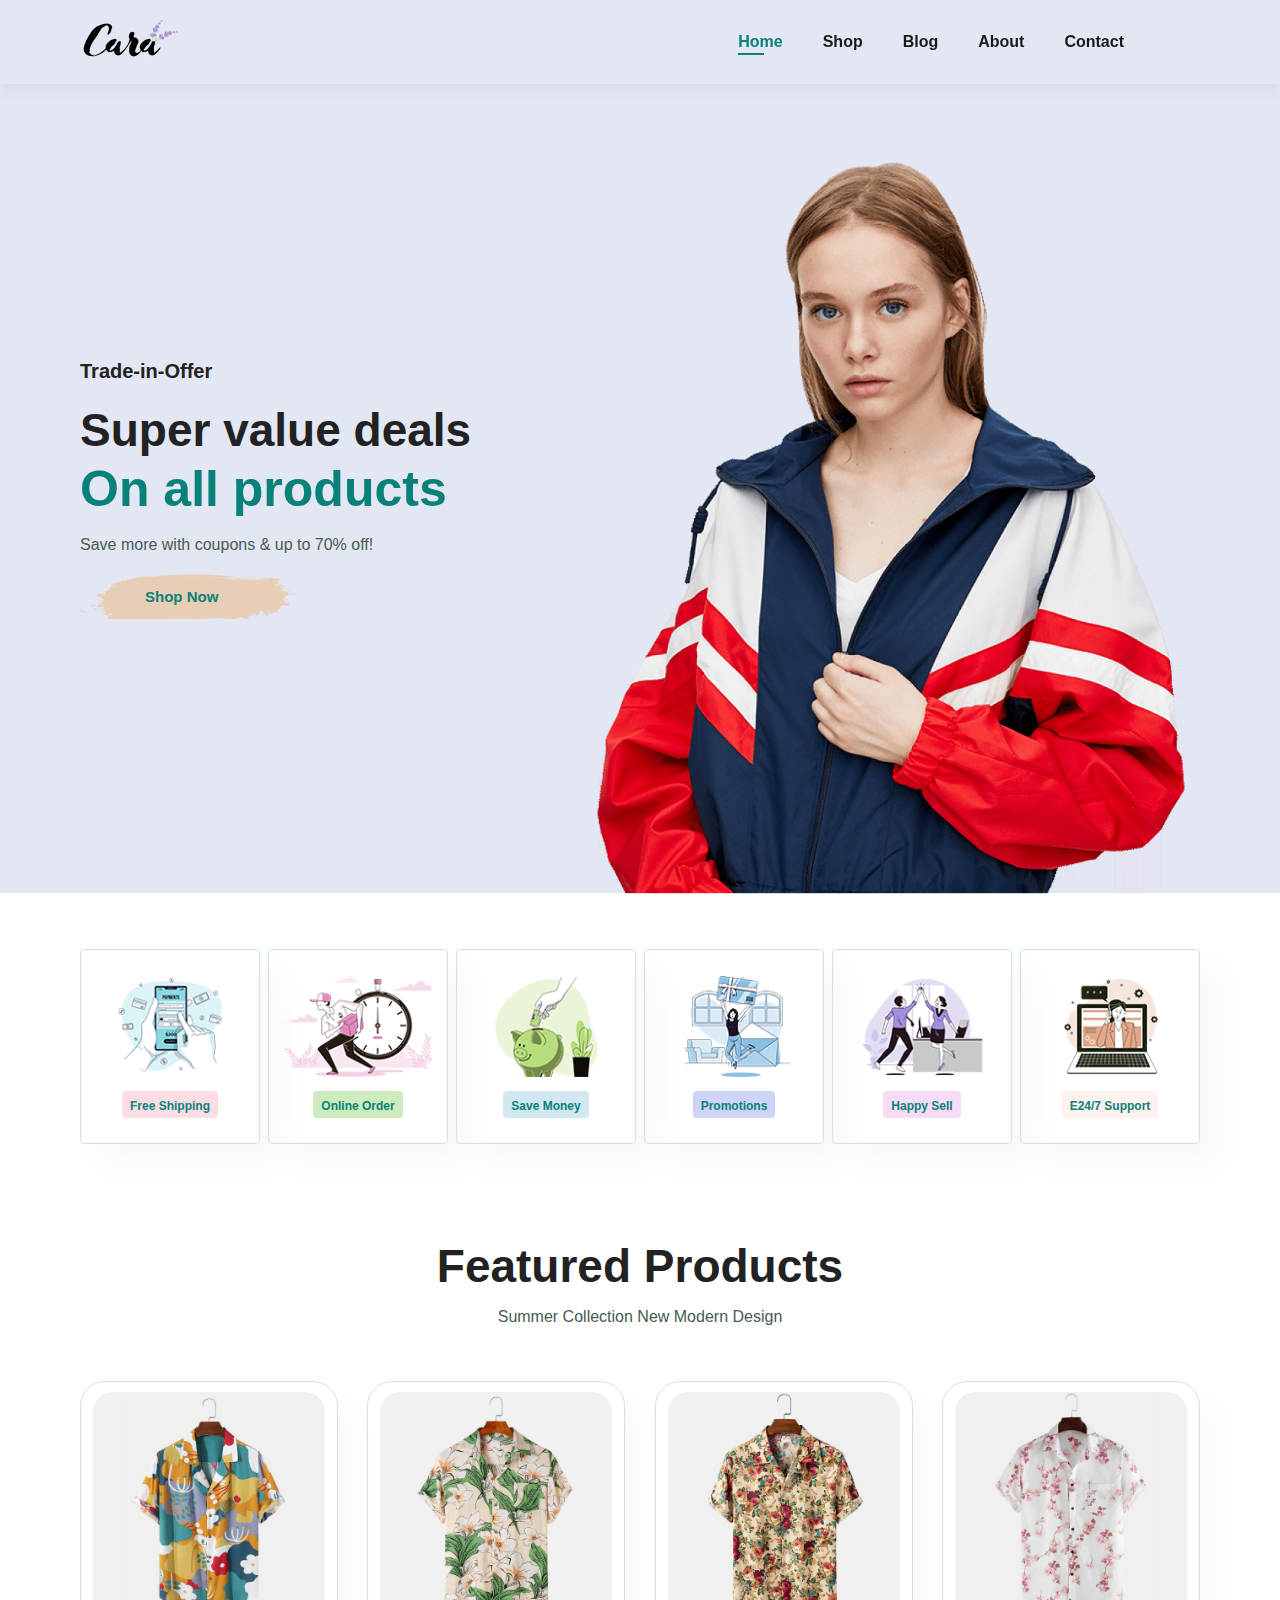
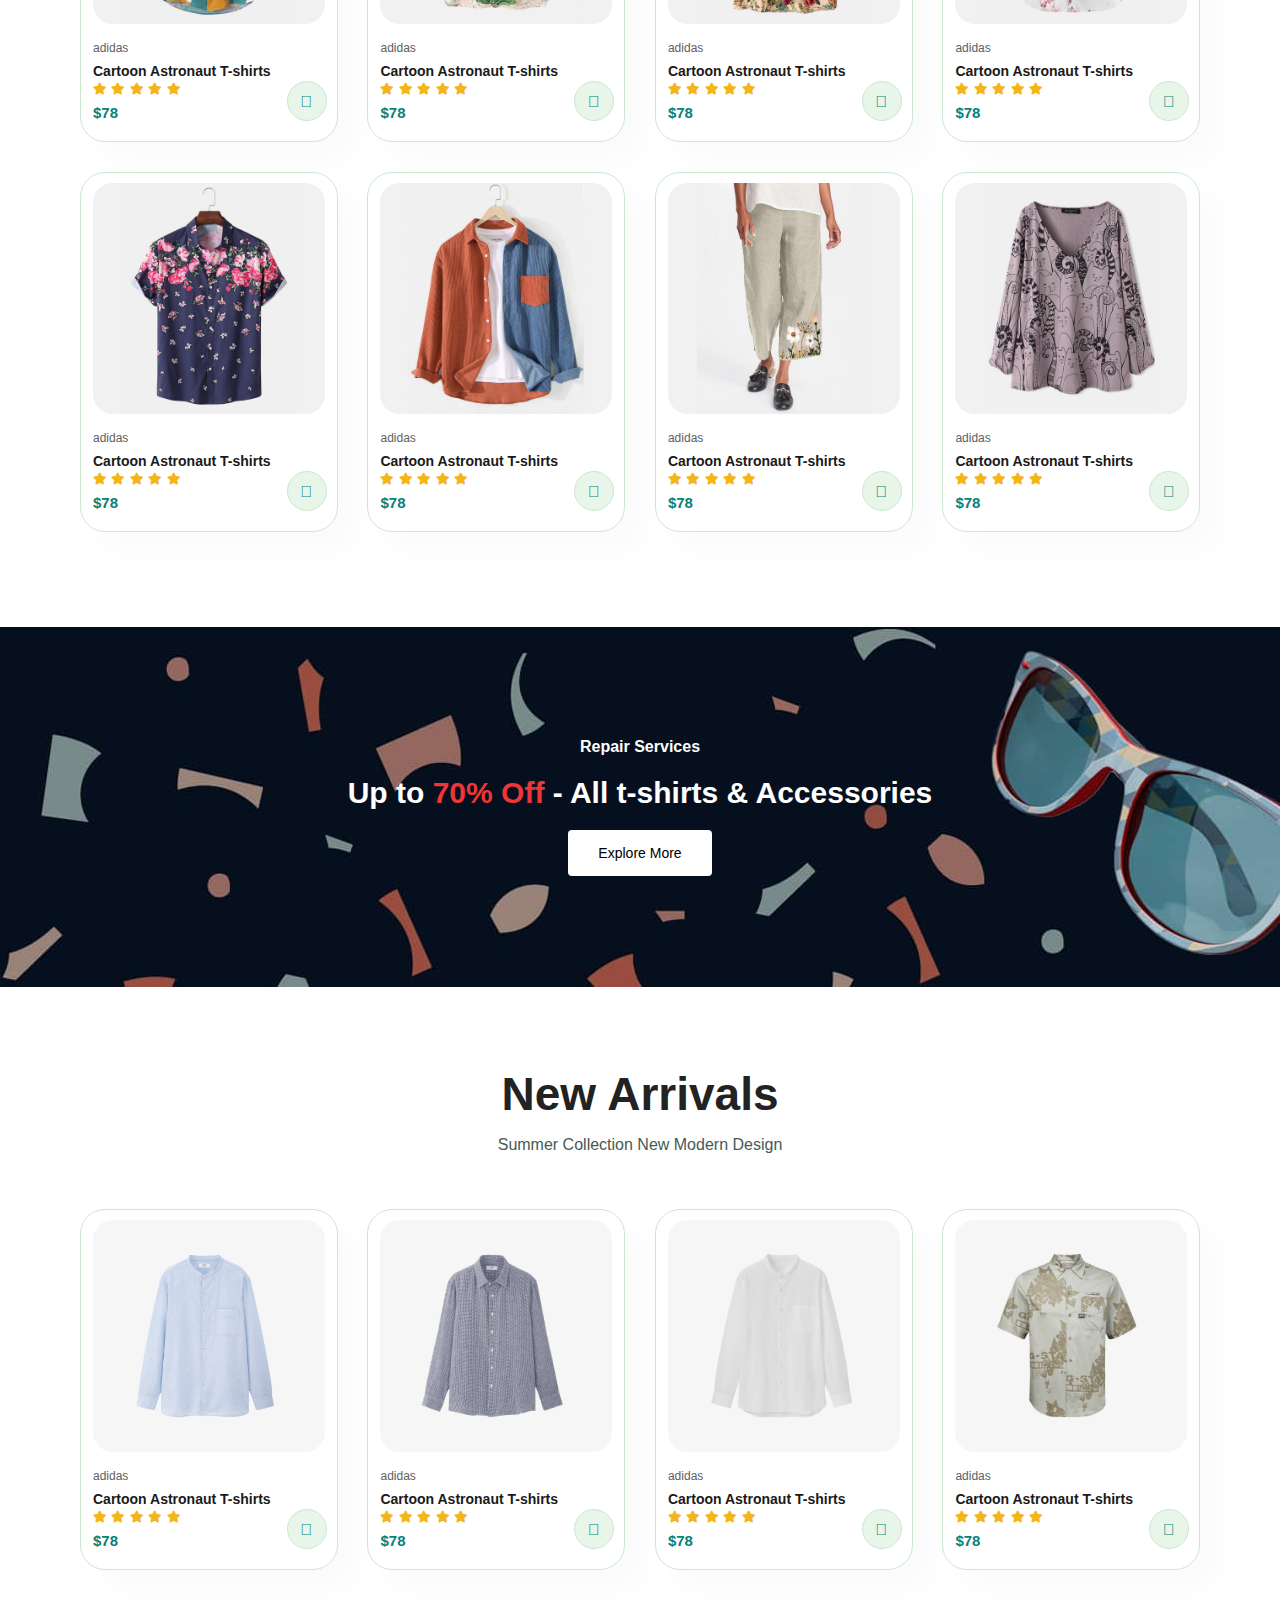
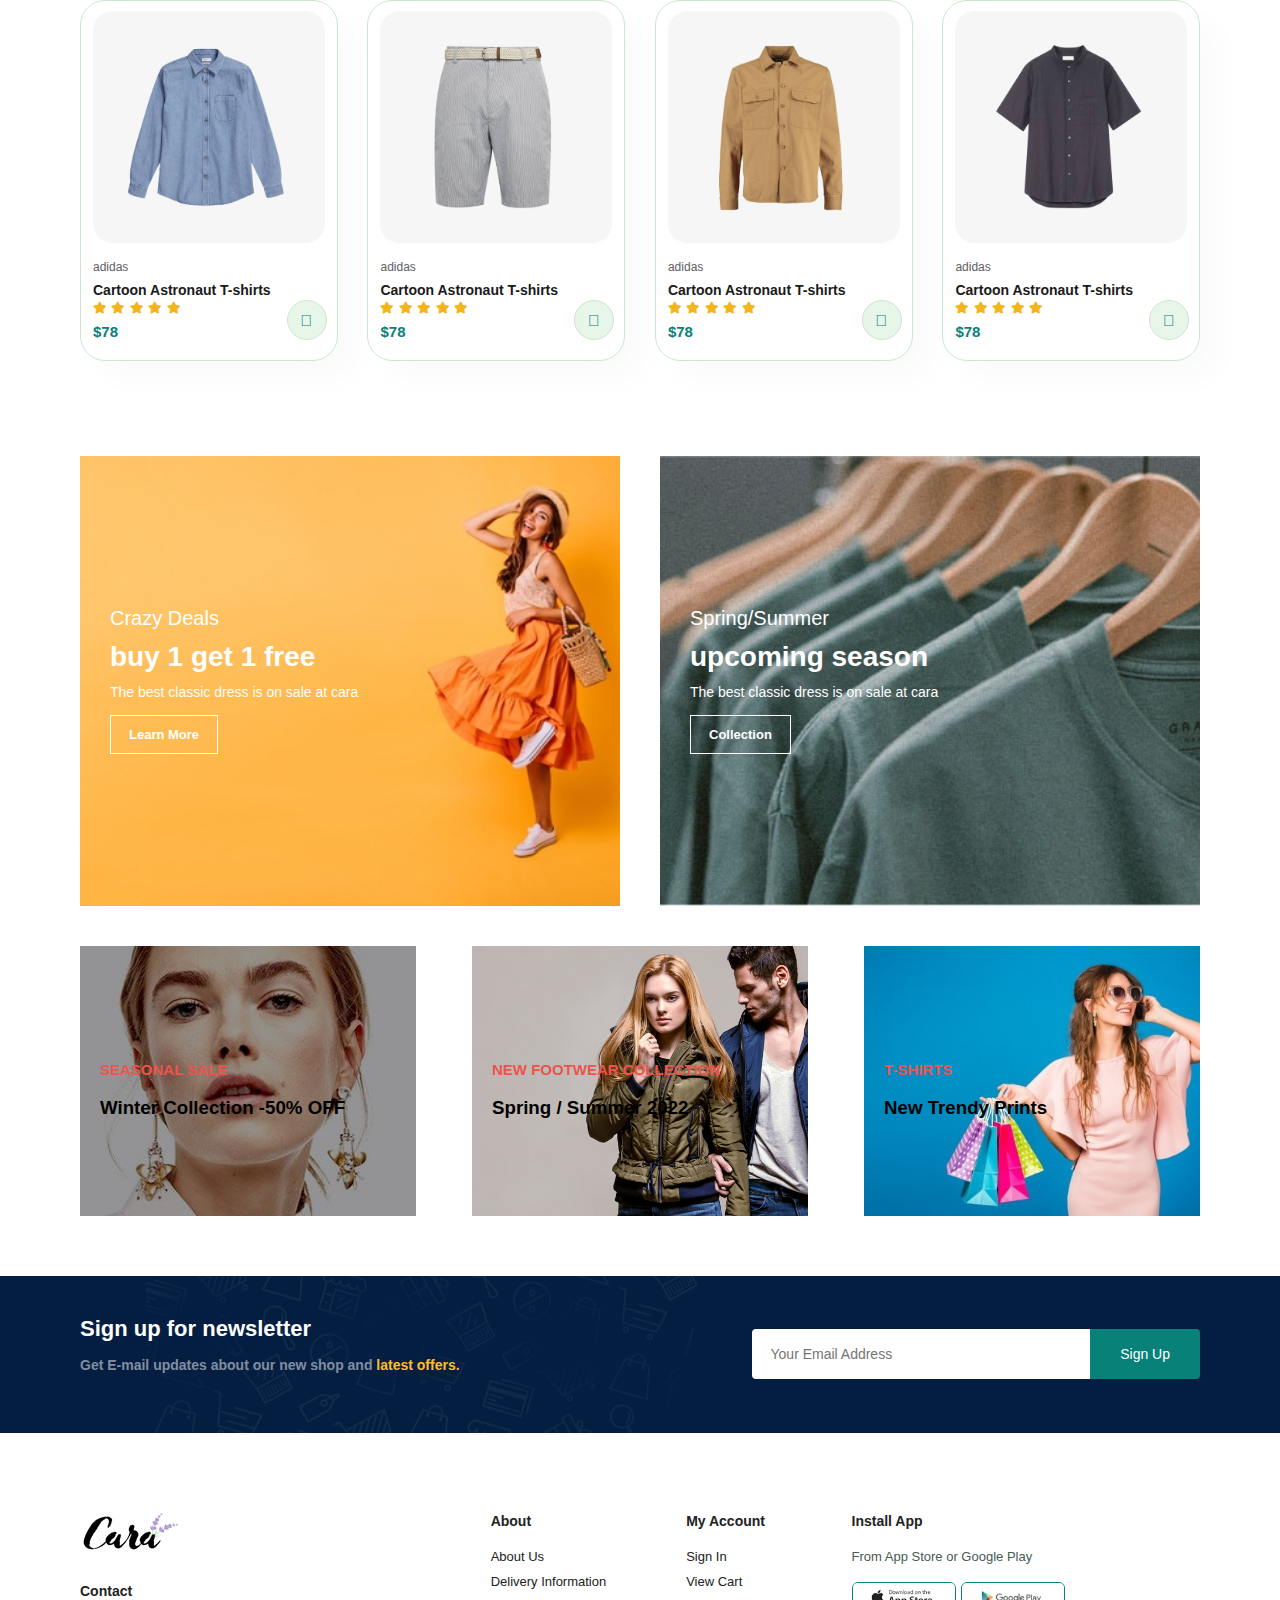
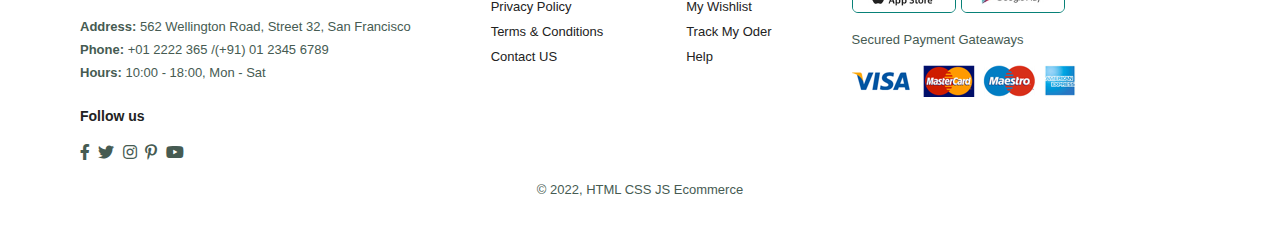
<file: index.html>
<!DOCTYPE html>
<html lang="en">
<head>
    <meta charset="UTF-8">
    <meta http-equiv="X-UA-Compatible" content="IE=edge">
    <meta name="viewport" content="width=device-width, initial-scale=1.0">
    <title>Ecommerce Website</title>
    <link rel="stylesheet" href="style.css">
    <link rel="stylesheet" href="https://pro.fontawesome.com/releases/v5.10.0/css/all.css" />
</head>
<body>
    <section id="header">
        <a href="index.html">
            <img src="img/logo.png" class="logo" alt="">
        </a>
        <div>
            <ul id="navbar">
                <li><a class="active" href="index.html">Home</a></li>
                <li><a href="shop.html">Shop</a></li>
                <li><a href="blog.html">Blog</a></li>
                <li><a href="about.html">About</a></li>
                <li><a href="contact.html">Contact</a></li>
                <li id="lg-bag"><a href="cart.html"><i class="far fa-shopping-bag"></i></a></li>
                <a href="#" id="close"><i class="far fa-times"></i></a>
            </ul>
        </div>
        <div id="mobile">
            <a href="cart.html"><i class="far fa-shopping-bag"></i></a>
            <i id="bar" class="fas fa-outdent"></i>
        </div>

    </section>
    <section id="hero">
        <h4>Trade-in-Offer</h4>
        <h2>Super value deals</h2>
        <h1>On all products</h1>
        <p>Save more with coupons & up to 70% off!</p>
        <button>Shop Now</button>
    </section>
    <section id="feature" class="section-p1">
        <div class="fe-box">
            <img src="img/features/f1.png" alt="">
            <h6>Free Shipping</h6>
        </div>  
        <div class="fe-box">
            <img src="img/features/f2.png" alt="">
            <h6>Online Order</h6>
        </div>  
        <div class="fe-box">
            <img src="img/features/f3.png" alt="">
            <h6>Save Money</h6>
        </div>  
        <div class="fe-box">
            <img src="img/features/f4.png" alt="">
            <h6>Promotions</h6>
        </div>  
        <div class="fe-box">
            <img src="img/features/f5.png" alt="">
            <h6>Happy Sell</h6>
        </div>  
        <div class="fe-box">
            <img src="img/features/f6.png" alt="">
            <h6>E24/7 Support</h6>
        </div>  
    </section>
    <section id="product1" class="section-p1">
        <h2>Featured Products</h2>
        <p>Summer Collection New Modern Design</p>
        <div class="pro-container">
            <div class="pro">
                <img src="img/products/f1.jpg" alt="">
                <div class="des">
                    <span>adidas</span>
                    <h5>Cartoon Astronaut T-shirts</h5>
                    <div class="star">
                        <i class="fas fa-star"></i>
                        <i class="fas fa-star"></i>
                        <i class="fas fa-star"></i>
                        <i class="fas fa-star"></i>
                        <i class="fas fa-star"></i>
                    </div>
                    <h4>$78</h4>
                </div>
                <a href="#"><i class="fal fa-shopping-cart cart"></i></a>
            </div>
            <div class="pro">
                <img src="img/products/f2.jpg" alt="">
                <div class="des">
                    <span>adidas</span>
                    <h5>Cartoon Astronaut T-shirts</h5>
                    <div class="star">
                        <i class="fas fa-star"></i>
                        <i class="fas fa-star"></i>
                        <i class="fas fa-star"></i>
                        <i class="fas fa-star"></i>
                        <i class="fas fa-star"></i>
                    </div>
                    <h4>$78</h4>
                </div>
                <a href="#"><i class="fal fa-shopping-cart cart"></i></a>
            </div>
            <div class="pro">
                <img src="img/products/f3.jpg" alt="">
                <div class="des">
                    <span>adidas</span>
                    <h5>Cartoon Astronaut T-shirts</h5>
                    <div class="star">
                        <i class="fas fa-star"></i>
                        <i class="fas fa-star"></i>
                        <i class="fas fa-star"></i>
                        <i class="fas fa-star"></i>
                        <i class="fas fa-star"></i>
                    </div>
                    <h4>$78</h4>
                </div>
                <a href="#"><i class="fal fa-shopping-cart cart"></i></a>
            </div>
            <div class="pro">
                <img src="img/products/f4.jpg" alt="">
                <div class="des">
                    <span>adidas</span>
                    <h5>Cartoon Astronaut T-shirts</h5>
                    <div class="star">
                        <i class="fas fa-star"></i>
                        <i class="fas fa-star"></i>
                        <i class="fas fa-star"></i>
                        <i class="fas fa-star"></i>
                        <i class="fas fa-star"></i>
                    </div>
                    <h4>$78</h4>
                </div>
                <a href="#"><i class="fal fa-shopping-cart cart"></i></a>
            </div>
            <div class="pro">
                <img src="img/products/f5.jpg" alt="">
                <div class="des">
                    <span>adidas</span>
                    <h5>Cartoon Astronaut T-shirts</h5>
                    <div class="star">
                        <i class="fas fa-star"></i>
                        <i class="fas fa-star"></i>
                        <i class="fas fa-star"></i>
                        <i class="fas fa-star"></i>
                        <i class="fas fa-star"></i>
                    </div>
                    <h4>$78</h4>
                </div>
                <a href="#"><i class="fal fa-shopping-cart cart"></i></a>
            </div>
            <div class="pro">
                <img src="img/products/f6.jpg" alt="">
                <div class="des">
                    <span>adidas</span>
                    <h5>Cartoon Astronaut T-shirts</h5>
                    <div class="star">
                        <i class="fas fa-star"></i>
                        <i class="fas fa-star"></i>
                        <i class="fas fa-star"></i>
                        <i class="fas fa-star"></i>
                        <i class="fas fa-star"></i>
                    </div>
                    <h4>$78</h4>
                </div>
                <a href="#"><i class="fal fa-shopping-cart cart"></i></a>
            </div>
            <div class="pro">
                <img src="img/products/f7.jpg" alt="">
                <div class="des">
                    <span>adidas</span>
                    <h5>Cartoon Astronaut T-shirts</h5>
                    <div class="star">
                        <i class="fas fa-star"></i>
                        <i class="fas fa-star"></i>
                        <i class="fas fa-star"></i>
                        <i class="fas fa-star"></i>
                        <i class="fas fa-star"></i>
                    </div>
                    <h4>$78</h4>
                </div>
                <a href="#"><i class="fal fa-shopping-cart cart"></i></a>
            </div>
            <div class="pro">
                <img src="img/products/f8.jpg" alt="">
                <div class="des">
                    <span>adidas</span>
                    <h5>Cartoon Astronaut T-shirts</h5>
                    <div class="star">
                        <i class="fas fa-star"></i>
                        <i class="fas fa-star"></i>
                        <i class="fas fa-star"></i>
                        <i class="fas fa-star"></i>
                        <i class="fas fa-star"></i>
                    </div>
                    <h4>$78</h4>
                </div>
                <a href="#"><i class="fal fa-shopping-cart cart"></i></a>
            </div>
        </div>
    </section>
    <section id="banner" class="section-m1">
        <h4>Repair Services</h4>
        <h2>Up to <span>  70% Off </span> - All t-shirts & Accessories</h2>
        <button class="normal">Explore More</button>
    </section>
    <section id="product1" class="section-p1">
        <h2>New Arrivals</h2>
        <p>Summer Collection New Modern Design</p>
        <div class="pro-container">
            <div class="pro">
                <img src="img/products/n1.jpg" alt="">
                <div class="des">
                    <span>adidas</span>
                    <h5>Cartoon Astronaut T-shirts</h5>
                    <div class="star">
                        <i class="fas fa-star"></i>
                        <i class="fas fa-star"></i>
                        <i class="fas fa-star"></i>
                        <i class="fas fa-star"></i>
                        <i class="fas fa-star"></i>
                    </div>
                    <h4>$78</h4>
                </div>
                <a href="#"><i class="fal fa-shopping-cart cart"></i></a>
            </div>
            <div class="pro">
                <img src="img/products/n2.jpg" alt="">
                <div class="des">
                    <span>adidas</span>
                    <h5>Cartoon Astronaut T-shirts</h5>
                    <div class="star">
                        <i class="fas fa-star"></i>
                        <i class="fas fa-star"></i>
                        <i class="fas fa-star"></i>
                        <i class="fas fa-star"></i>
                        <i class="fas fa-star"></i>
                    </div>
                    <h4>$78</h4>
                </div>
                <a href="#"><i class="fal fa-shopping-cart cart"></i></a>
            </div>
            <div class="pro">
                <img src="img/products/n3.jpg" alt="">
                <div class="des">
                    <span>adidas</span>
                    <h5>Cartoon Astronaut T-shirts</h5>
                    <div class="star">
                        <i class="fas fa-star"></i>
                        <i class="fas fa-star"></i>
                        <i class="fas fa-star"></i>
                        <i class="fas fa-star"></i>
                        <i class="fas fa-star"></i>
                    </div>
                    <h4>$78</h4>
                </div>
                <a href="#"><i class="fal fa-shopping-cart cart"></i></a>
            </div>
            <div class="pro">
                <img src="img/products/n4.jpg" alt="">
                <div class="des">
                    <span>adidas</span>
                    <h5>Cartoon Astronaut T-shirts</h5>
                    <div class="star">
                        <i class="fas fa-star"></i>
                        <i class="fas fa-star"></i>
                        <i class="fas fa-star"></i>
                        <i class="fas fa-star"></i>
                        <i class="fas fa-star"></i>
                    </div>
                    <h4>$78</h4>
                </div>
                <a href="#"><i class="fal fa-shopping-cart cart"></i></a>
            </div>
            <div class="pro">
                <img src="img/products/n5.jpg" alt="">
                <div class="des">
                    <span>adidas</span>
                    <h5>Cartoon Astronaut T-shirts</h5>
                    <div class="star">
                        <i class="fas fa-star"></i>
                        <i class="fas fa-star"></i>
                        <i class="fas fa-star"></i>
                        <i class="fas fa-star"></i>
                        <i class="fas fa-star"></i>
                    </div>
                    <h4>$78</h4>
                </div>
                <a href="#"><i class="fal fa-shopping-cart cart"></i></a>
            </div>
            <div class="pro">
                <img src="img/products/n6.jpg" alt="">
                <div class="des">
                    <span>adidas</span>
                    <h5>Cartoon Astronaut T-shirts</h5>
                    <div class="star">
                        <i class="fas fa-star"></i>
                        <i class="fas fa-star"></i>
                        <i class="fas fa-star"></i>
                        <i class="fas fa-star"></i>
                        <i class="fas fa-star"></i>
                    </div>
                    <h4>$78</h4>
                </div>
                <a href="#"><i class="fal fa-shopping-cart cart"></i></a>
            </div>
            <div class="pro">
                <img src="img/products/n7.jpg" alt="">
                <div class="des">
                    <span>adidas</span>
                    <h5>Cartoon Astronaut T-shirts</h5>
                    <div class="star">
                        <i class="fas fa-star"></i>
                        <i class="fas fa-star"></i>
                        <i class="fas fa-star"></i>
                        <i class="fas fa-star"></i>
                        <i class="fas fa-star"></i>
                    </div>
                    <h4>$78</h4>
                </div>
                <a href="#"><i class="fal fa-shopping-cart cart"></i></a>
            </div>
            <div class="pro">
                <img src="img/products/n8.jpg" alt="">
                <div class="des">
                    <span>adidas</span>
                    <h5>Cartoon Astronaut T-shirts</h5>
                    <div class="star">
                        <i class="fas fa-star"></i>
                        <i class="fas fa-star"></i>
                        <i class="fas fa-star"></i>
                        <i class="fas fa-star"></i>
                        <i class="fas fa-star"></i>
                    </div>
                    <h4>$78</h4>
                </div>
                <a href="#"><i class="fal fa-shopping-cart cart"></i></a>
            </div>
        </div>
    </section>
    <section id="sm-banner" class="section-p1">
        <div class="banner-box">
            <h4>Crazy Deals</h4>
            <h2>buy 1 get 1 free</h2>
            <span>The best classic dress is on sale at cara</span>
            <button class="white">Learn More</button>
        </div>
        <div class="banner-box banner-box2">
            <h4>Spring/Summer</h4>
            <h2>upcoming season</h2>
            <span>The best classic dress is on sale at cara</span>
            <button class="white">Collection</button>
        </div>
    </section>
    <section id="banner-3">
        <div class="banner-box">
            <h2>SEASONAL SALE</h2>
            <h3>Winter Collection -50% OFF</h3>
        </div>
        <div class="banner-box banner-box2">
            <h2>NEW FOOTWEAR COLLECTION</h2>
            <h3>Spring / Summer 2022</h3>
        </div>
        <div class="banner-box banner-box3">
            <h2>T-SHIRTS</h2>
            <h3>New Trendy Prints</h3>
        </div>
    </section>
    <section id="newsletter" class="section-p1 section-m1">
        <div class="newstext">
            <h4>Sign up for newsletter</h4>
            <p>Get E-mail updates about our new shop and <span>latest offers.</span></p>
        </div> 
        <div class="form">
            <input type="text" placeholder="Your Email Address">
            <button class="normal">Sign Up</button>
        </div> 

    </section>
    <footer class="section-p1">
        <div class="col">
            <img class="logo" src="img/logo.png" alt="">
            <h4>Contact</h4>
            <p><strong>Address: </strong> 562 Wellington Road, Street 32, San Francisco</p>
            <p><strong>Phone: </strong>+01 2222 365 /(+91) 01 2345 6789 </p>
            <p><strong>Hours: </strong>10:00 - 18:00, Mon - Sat</p>
            <div class="follow">
                <h4>Follow us</h4>
                <div class="icon">
                    <i class="fab fa-facebook-f"></i>
                    <i class="fab fa-twitter"></i>
                    <i class="fab fa-instagram"></i>
                    <i class="fab fa-pinterest-p"></i>
                    <i class="fab fa-youtube"></i>
                </div>
            </div>
        </div>
        <div class="col">
            <h4>About</h4>
            <a href="#">About Us</a>
            <a href="#">Delivery Information</a>
            <a href="#">Privacy Policy</a>
            <a href="#">Terms & Conditions</a>
            <a href="#">Contact US</a>
        </div>
        <div class="col">
            <h4>My Account</h4>
            <a href="#">Sign In</a>
            <a href="#">View Cart</a>
            <a href="#">My Wishlist</a>
            <a href="#">Track My Oder</a>
            <a href="#">Help</a>
        </div>
        <div class="col install">
            <h4>Install App</h4>
            <p>From App Store or Google Play</p>
            <div class="row">
                <img src="img/pay/app.jpg" alt="">
                <img src="img/pay/play.jpg" alt="">
            </div>
            <p>Secured Payment Gateaways</p>
            <img src="img/pay/pay.png" alt="">
        </div>
        <div class="copyright">
            <p>&copy; 2022, HTML CSS JS Ecommerce</p>
        </div>
    </footer>
    <script src="index.js"></script>
</body>
</html>
</file>
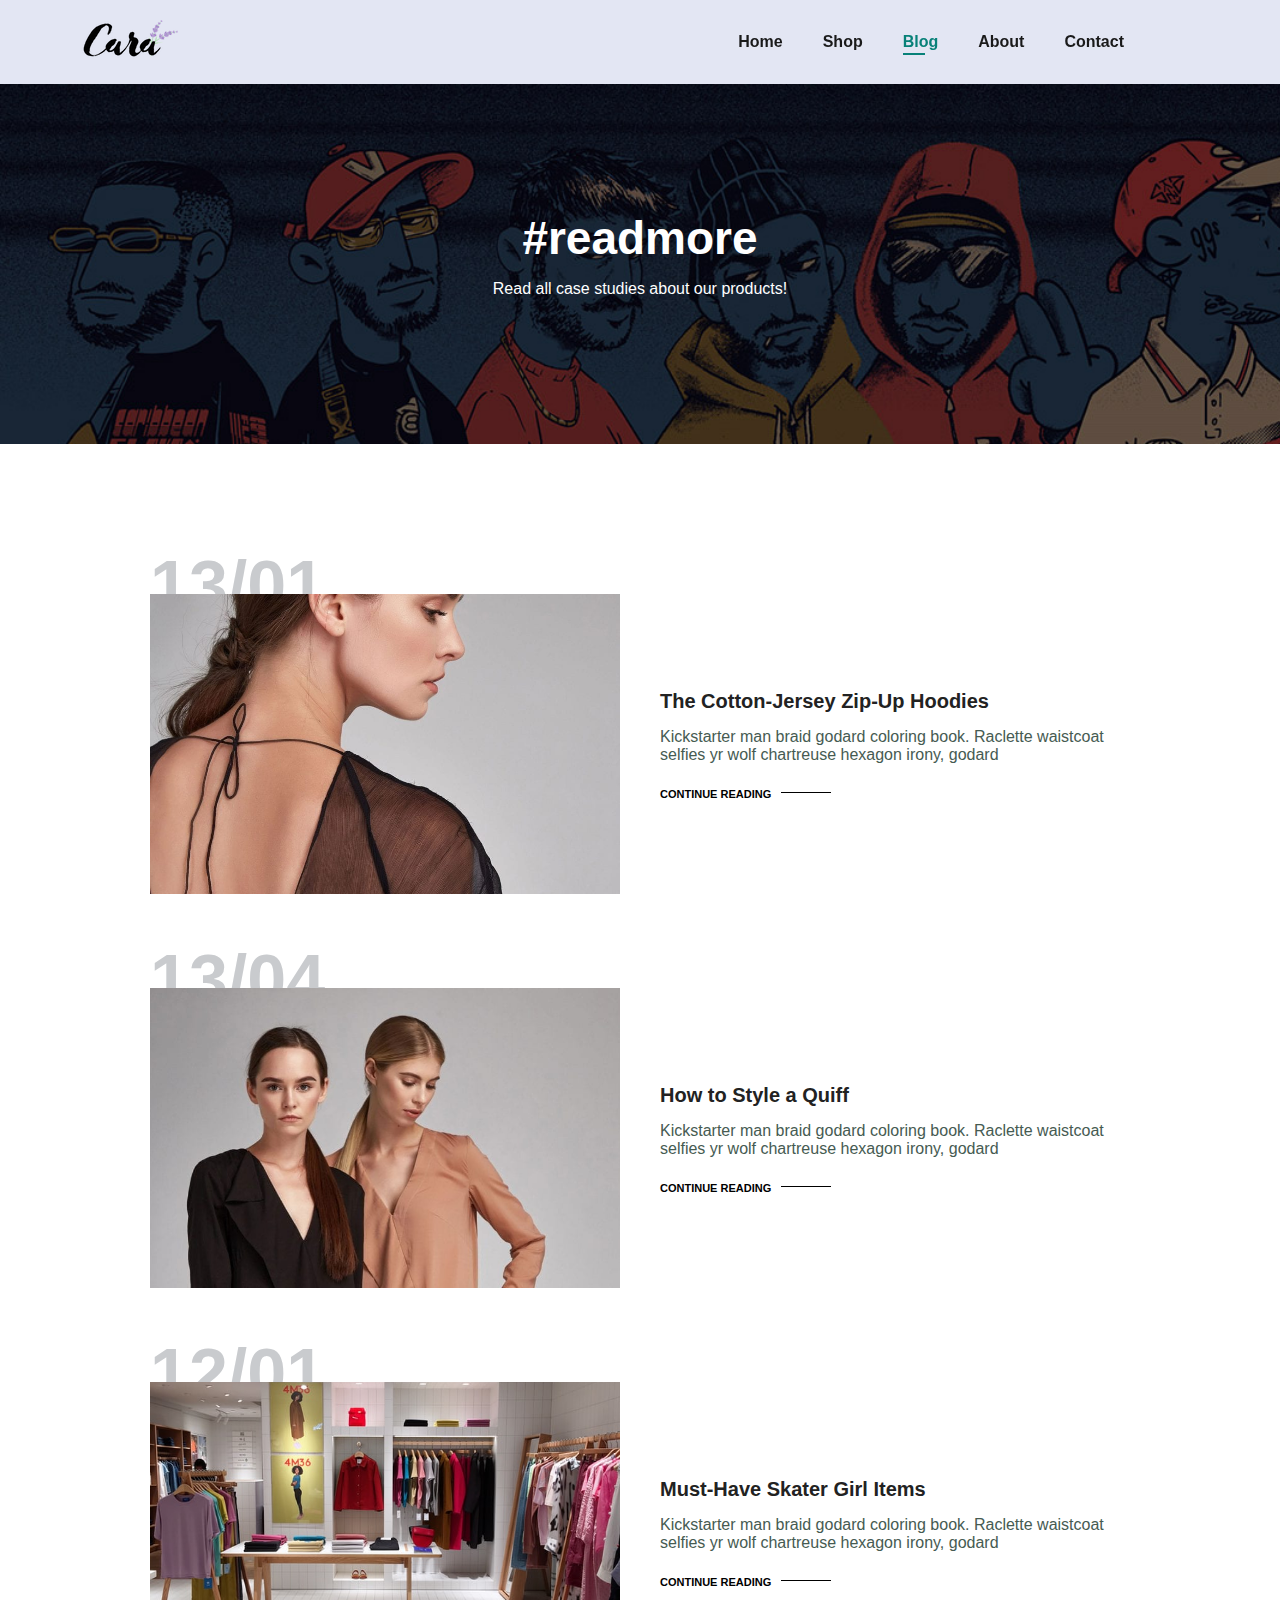
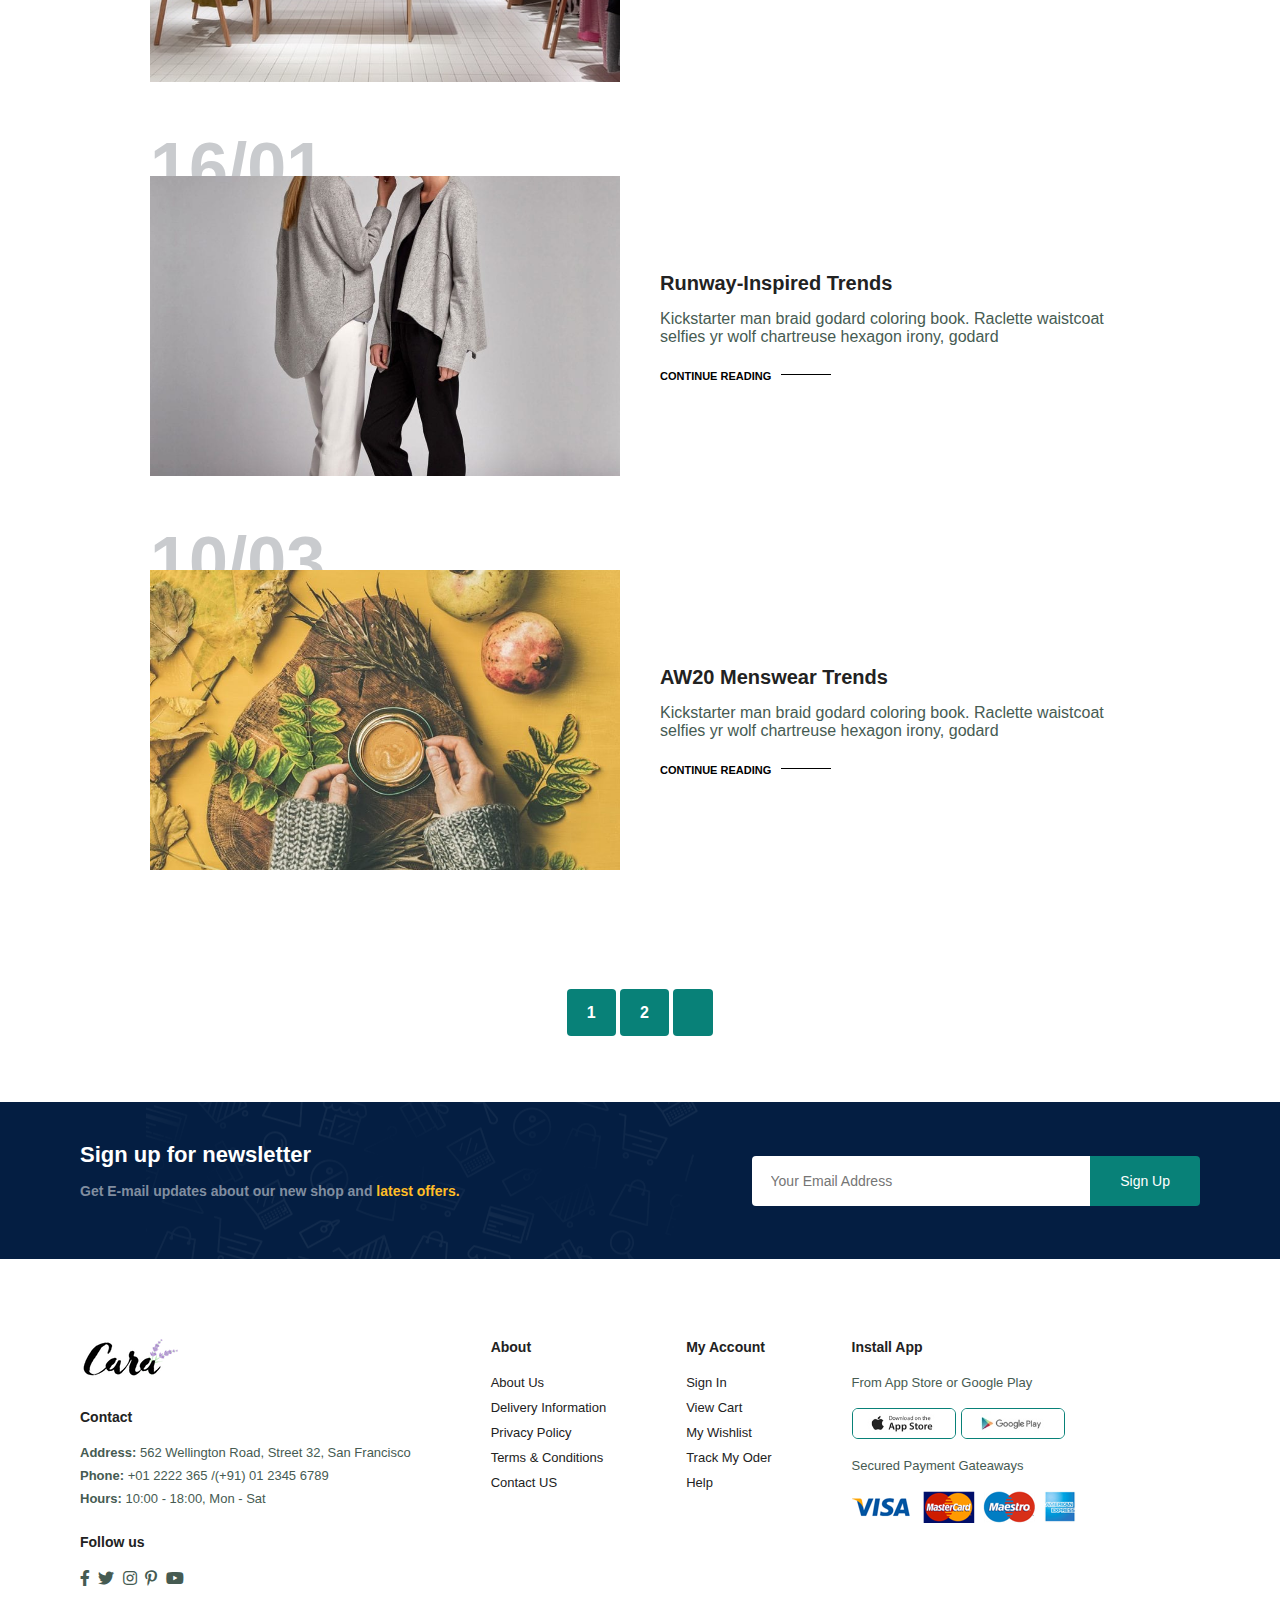
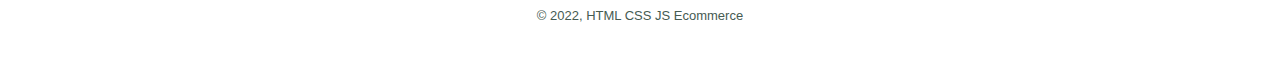
<file: blog.html>
<!DOCTYPE html>
<html lang="en">
<head>
    <meta charset="UTF-8">
    <meta http-equiv="X-UA-Compatible" content="IE=edge">
    <meta name="viewport" content="width=device-width, initial-scale=1.0">
    <title>Ecommerce Website</title>
    <link rel="stylesheet" href="style.css">
    <link rel="stylesheet" href="https://pro.fontawesome.com/releases/v5.10.0/css/all.css" />
</head>
<body>
    <section id="header">
        <a href="index.html">
            <img src="img/logo.png" class="logo" alt="">
        </a>
        <div>
            <ul id="navbar">
                <li><a href="index.html">Home</a></li>
                <li><a href="shop.html">Shop</a></li>
                <li><a class="active" href="blog.html">Blog</a></li>
                <li><a href="about.html">About</a></li>
                <li><a href="contact.html">Contact</a></li>
                <li id="lg-bag"><a href="cart.html"><i class="far fa-shopping-bag"></i></a></li>
                <a href="#" id="close"><i class="far fa-times"></i></a>
            </ul>
        </div>
        <div id="mobile">
            <a href="cart.html"><i class="far fa-shopping-bag"></i></a>
            <i id="bar" class="fas fa-outdent"></i>
        </div>

    </section>
    <section id="page-header" class="blog-header">
        <h2>#readmore</h2>
        <p>Read all case studies about our products! </p>
    </section>
    <section id="blog">
        <div class="blog-box">
            <div class="blog-img">
                <img src="img/blog/b1.jpg" alt="">
            </div>
            <div class="blog-details">
                <h4>The Cotton-Jersey Zip-Up Hoodies</h4>
                <p>Kickstarter man braid godard coloring book. Raclette waistcoat selfies yr wolf chartreuse hexagon irony, godard</p>
                <a href="#">CONTINUE READING</a>
            </div>
            <h1>13/01</h1>
        </div>
        <div class="blog-box">
            <div class="blog-img">
                <img src="img/blog/b2.jpg" alt="">
            </div>
            <div class="blog-details">
                <h4>How to Style a Quiff</h4>
                <p>Kickstarter man braid godard coloring book. Raclette waistcoat selfies yr wolf chartreuse hexagon irony, godard</p>
                <a href="#">CONTINUE READING</a>
            </div>
            <h1>13/04</h1>
        </div>
        <div class="blog-box">
            <div class="blog-img">
                <img src="img/blog/b3.jpg" alt="">
            </div>
            <div class="blog-details">
                <h4>Must-Have Skater Girl Items</h4>
                <p>Kickstarter man braid godard coloring book. Raclette waistcoat selfies yr wolf chartreuse hexagon irony, godard</p>
                <a href="#">CONTINUE READING</a>
            </div>
            <h1>12/01</h1>
        </div>
        <div class="blog-box">
            <div class="blog-img">
                <img src="img/blog/b4.jpg" alt="">
            </div>
            <div class="blog-details">
                <h4>Runway-Inspired Trends</h4>
                <p>Kickstarter man braid godard coloring book. Raclette waistcoat selfies yr wolf chartreuse hexagon irony, godard</p>
                <a href="#">CONTINUE READING</a>
            </div>
            <h1>16/01</h1>
        </div>
        <div class="blog-box">
            <div class="blog-img">
                <img src="img/blog/b6.jpg" alt="">
            </div>
            <div class="blog-details">
                <h4>AW20 Menswear Trends</h4>
                <p>Kickstarter man braid godard coloring book. Raclette waistcoat selfies yr wolf chartreuse hexagon irony, godard</p>
                <a href="#">CONTINUE READING</a>
            </div>
            <h1>10/03</h1>
        </div>
    </section>
    <section id="pagination" class="section-p1">
        <a href="#">1</a>        
        <a href="#">2</a>        
        <a href="#"><i class="fal fa-long-arrow-right"></i></a>        
    </section>
    <section id="newsletter" class="section-p1 section-m1">
        <div class="newstext">
            <h4>Sign up for newsletter</h4>
            <p>Get E-mail updates about our new shop and <span>latest offers.</span></p>
        </div> 
        <div class="form">
            <input type="text" placeholder="Your Email Address">
            <button class="normal">Sign Up</button>
        </div> 

    </section>
    <footer class="section-p1">
        <div class="col">
            <img class="logo" src="img/logo.png" alt="">
            <h4>Contact</h4>
            <p><strong>Address: </strong> 562 Wellington Road, Street 32, San Francisco</p>
            <p><strong>Phone: </strong>+01 2222 365 /(+91) 01 2345 6789 </p>
            <p><strong>Hours: </strong>10:00 - 18:00, Mon - Sat</p>
            <div class="follow">
                <h4>Follow us</h4>
                <div class="icon">
                    <i class="fab fa-facebook-f"></i>
                    <i class="fab fa-twitter"></i>
                    <i class="fab fa-instagram"></i>
                    <i class="fab fa-pinterest-p"></i>
                    <i class="fab fa-youtube"></i>
                </div>
            </div>
        </div>
        <div class="col">
            <h4>About</h4>
            <a href="#">About Us</a>
            <a href="#">Delivery Information</a>
            <a href="#">Privacy Policy</a>
            <a href="#">Terms & Conditions</a>
            <a href="#">Contact US</a>
        </div>
        <div class="col">
            <h4>My Account</h4>
            <a href="#">Sign In</a>
            <a href="#">View Cart</a>
            <a href="#">My Wishlist</a>
            <a href="#">Track My Oder</a>
            <a href="#">Help</a>
        </div>
        <div class="col install">
            <h4>Install App</h4>
            <p>From App Store or Google Play</p>
            <div class="row">
                <img src="img/pay/app.jpg" alt="">
                <img src="img/pay/play.jpg" alt="">
            </div>
            <p>Secured Payment Gateaways</p>
            <img src="img/pay/pay.png" alt="">
        </div>
        <div class="copyright">
            <p>&copy; 2022, HTML CSS JS Ecommerce</p>
        </div>
    </footer>
    <script src="index.js"></script>
</body>
</html>
</file>
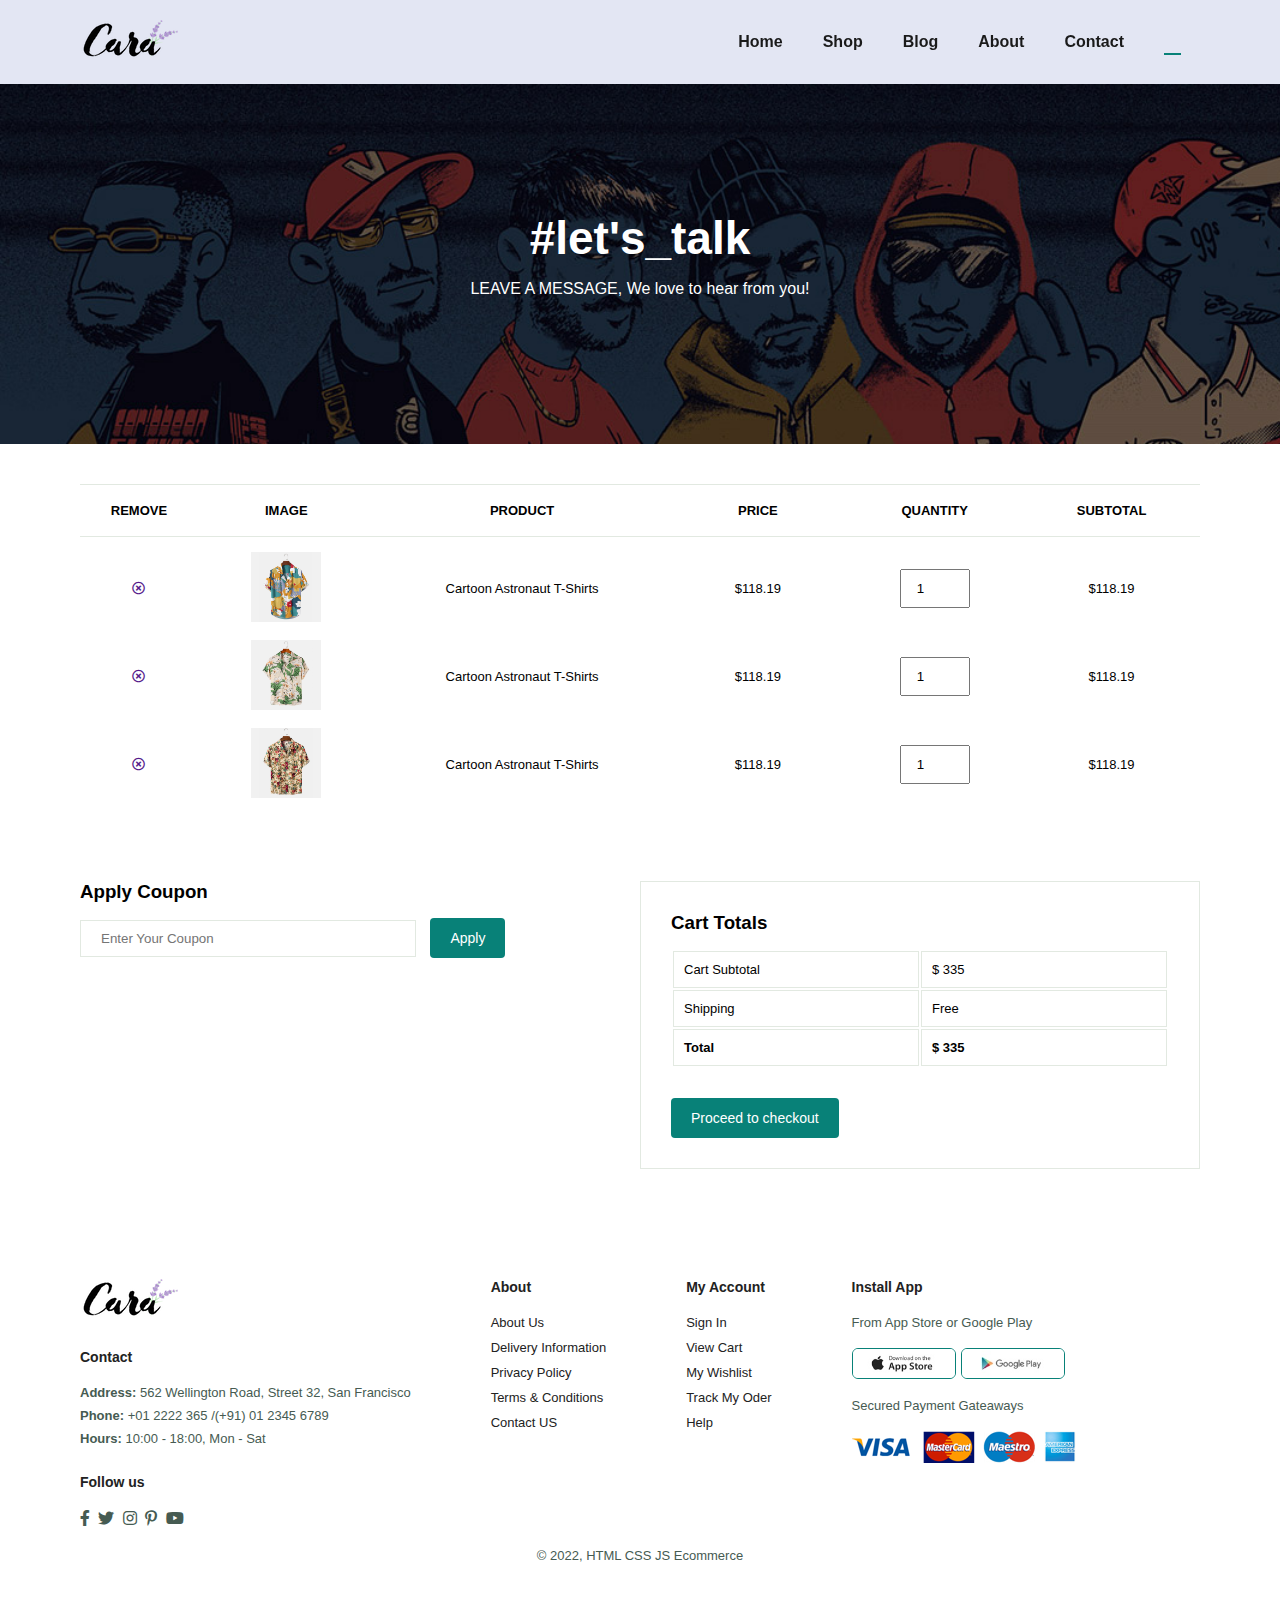
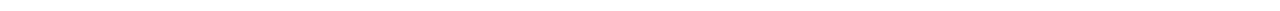
<file: cart.html>
<!DOCTYPE html>
<html lang="en">
<head>
    <meta charset="UTF-8">
    <meta http-equiv="X-UA-Compatible" content="IE=edge">
    <meta name="viewport" content="width=device-width, initial-scale=1.0">
    <title>Ecommerce Website</title>
    <link rel="stylesheet" href="style.css">
    <link rel="stylesheet" href="https://pro.fontawesome.com/releases/v5.10.0/css/all.css" />
</head>
<body>
    <section id="header">
        <a href="index.html">
            <img src="img/logo.png" class="logo" alt="">
        </a>
        <div>
            <ul id="navbar">
                <li><a href="index.html">Home</a></li>
                <li><a href="shop.html">Shop</a></li>
                <li><a  href="blog.html">Blog</a></li>
                <li><a href="about.html">About</a></li>
                <li><a  href="contact.html">Contact</a></li>
                <li id="lg-bag"><a class="active" href="cart.html"><i class="far fa-shopping-bag"></i></a></li>
                <a href="#" id="close"><i class="far fa-times"></i></a>
            </ul>
        </div>
        <div id="mobile">
            <a href="cart.html"><i class="far fa-shopping-bag"></i></a>
            <i id="bar" class="fas fa-outdent"></i>
        </div>

    </section>
    <section id="page-header" class="about-header">
        <h2>#let's_talk</h2>
        <p>LEAVE A MESSAGE, We love to hear from you!</p>
    </section>
    <section id="cart" class="section-p1">
        <table width="100%">
            <thead>
                <tr>
                    <td>Remove</td>
                    <td>Image</td>
                    <td>Product</td>
                    <td>Price</td>
                    <td>Quantity</td>
                    <td>Subtotal</td>
                </tr>
            </thead>
            <tbody>
                <tr>
                    <td><a href=""><i class="far fa-times-circle"></i></a></td>
                    <td><img src="img/products/f1.jpg" alt=""></td>
                    <td>Cartoon Astronaut T-Shirts</td>
                    <td>$118.19</td>
                    <td><input type="number" value="1"></td>
                    <td>$118.19</td>
                </tr>
                <tr>
                    <td><a href=""><i class="far fa-times-circle"></i></a></td>
                    <td><img src="img/products/f2.jpg" alt=""></td>
                    <td>Cartoon Astronaut T-Shirts</td>
                    <td>$118.19</td>
                    <td><input type="number" value="1"></td>
                    <td>$118.19</td>
                </tr>
                <tr>
                    <td><a href=""><i class="far fa-times-circle"></i></a></td>
                    <td><img src="img/products/f3.jpg" alt=""></td>
                    <td>Cartoon Astronaut T-Shirts</td>
                    <td>$118.19</td>
                    <td><input type="number" value="1"></td>
                    <td>$118.19</td>
                </tr>
            </tbody>
        </table>
    </section>
    <section id="cart-add" class="section-p1">
        <div id="coupon">
            <h3>Apply Coupon</h3>
            <div>
                <input type="text" placeholder="Enter Your Coupon">
                <button class="normal">Apply</button>
            </div>
        </div>
        <div id="subtotal">
            <h3>Cart Totals</h3>
            <table>
                <tr>
                    <td>Cart Subtotal</td>
                    <td>$ 335</td>
                </tr>
                <tr>
                    <td>Shipping</td>
                    <td>Free</td>
                </tr>
                <tr>
                    <td><strong>Total</strong></td>
                    <td><strong>$ 335</strong></td>
                </tr>
            </table>
            <button class="normal">Proceed to checkout</button>
        </div>
    </section>
    <footer class="section-p1">
        <div class="col">
            <img class="logo" src="img/logo.png" alt="">
            <h4>Contact</h4>
            <p><strong>Address: </strong> 562 Wellington Road, Street 32, San Francisco</p>
            <p><strong>Phone: </strong>+01 2222 365 /(+91) 01 2345 6789 </p>
            <p><strong>Hours: </strong>10:00 - 18:00, Mon - Sat</p>
            <div class="follow">
                <h4>Follow us</h4>
                <div class="icon">
                    <i class="fab fa-facebook-f"></i>
                    <i class="fab fa-twitter"></i>
                    <i class="fab fa-instagram"></i>
                    <i class="fab fa-pinterest-p"></i>
                    <i class="fab fa-youtube"></i>
                </div>
            </div>
        </div>
        <div class="col">
            <h4>About</h4>
            <a href="#">About Us</a>
            <a href="#">Delivery Information</a>
            <a href="#">Privacy Policy</a>
            <a href="#">Terms & Conditions</a>
            <a href="#">Contact US</a>
        </div>
        <div class="col">
            <h4>My Account</h4>
            <a href="#">Sign In</a>
            <a href="#">View Cart</a>
            <a href="#">My Wishlist</a>
            <a href="#">Track My Oder</a>
            <a href="#">Help</a>
        </div>
        <div class="col install">
            <h4>Install App</h4>
            <p>From App Store or Google Play</p>
            <div class="row">
                <img src="img/pay/app.jpg" alt="">
                <img src="img/pay/play.jpg" alt="">
            </div>
            <p>Secured Payment Gateaways</p>
            <img src="img/pay/pay.png" alt="">
        </div>
        <div class="copyright">
            <p>&copy; 2022, HTML CSS JS Ecommerce</p>
        </div>
    </footer>
    <script src="index.js"></script>
</body>
</html>
</file>
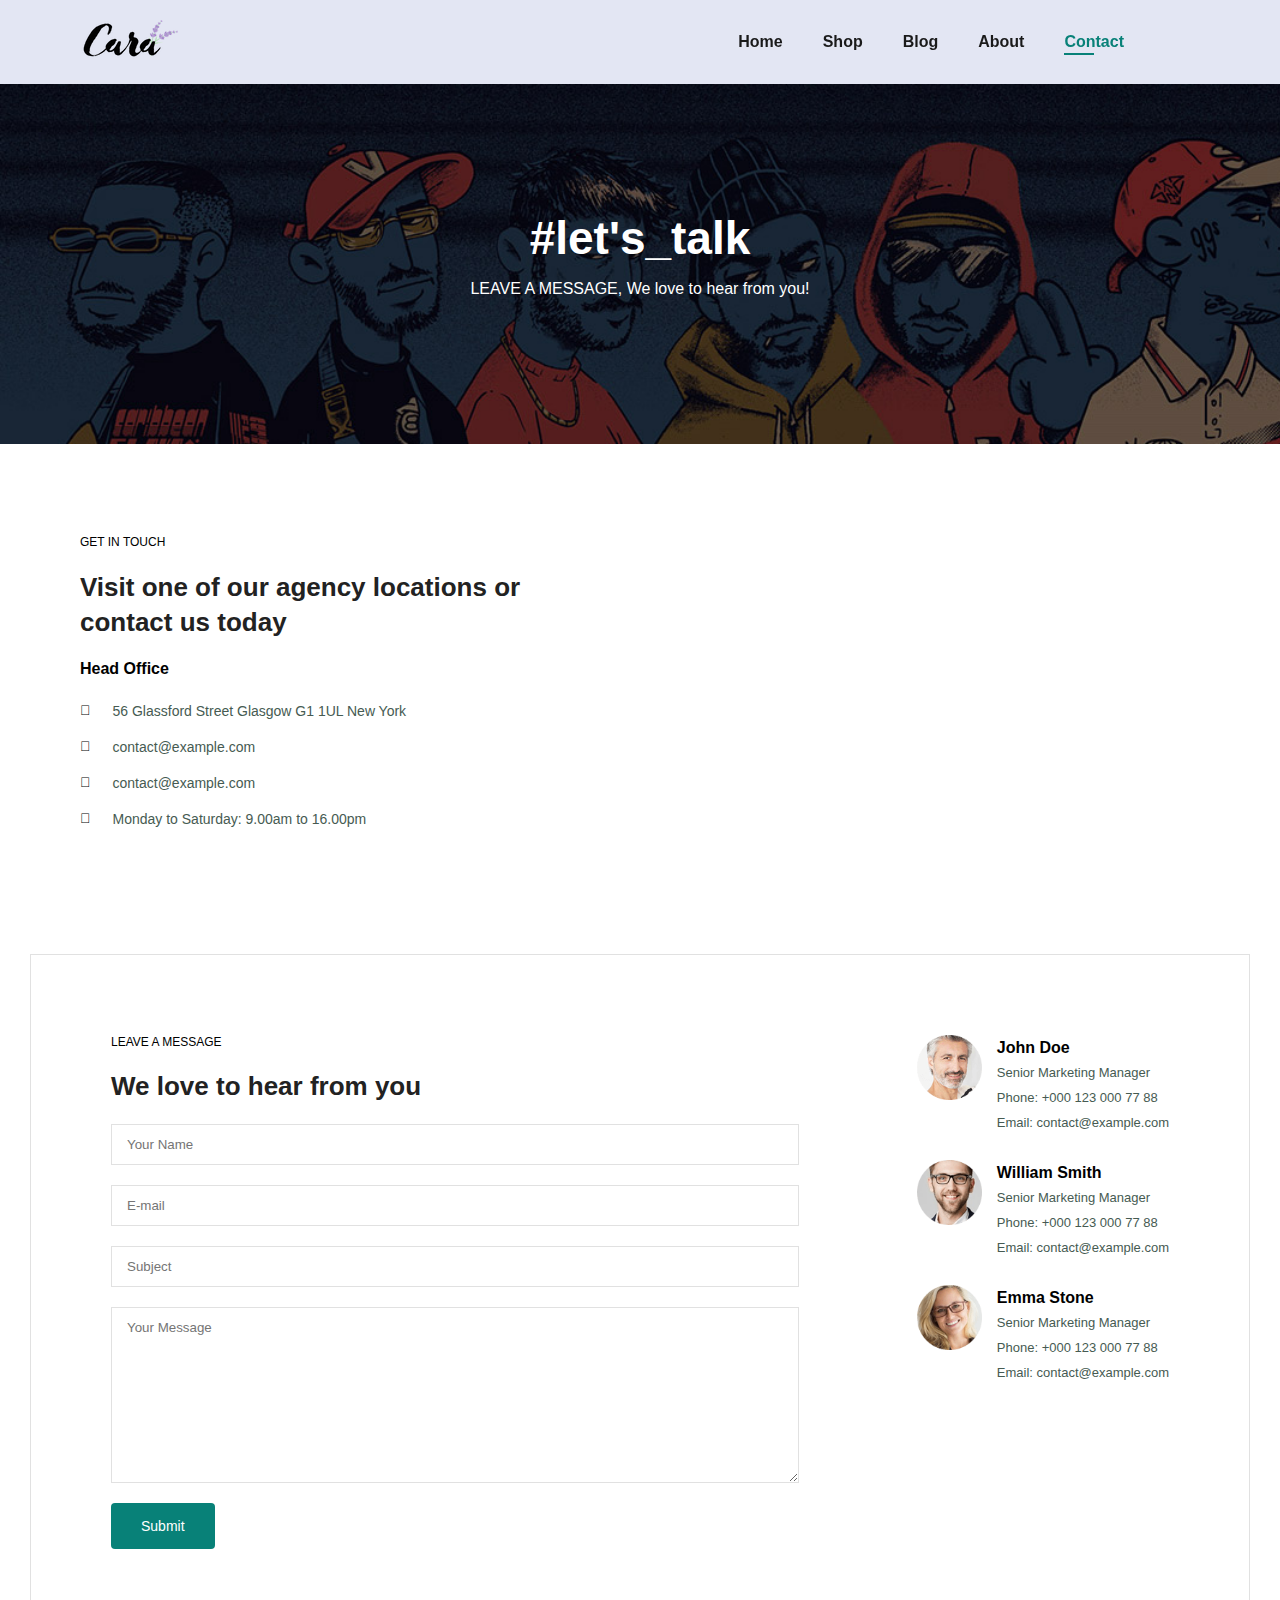
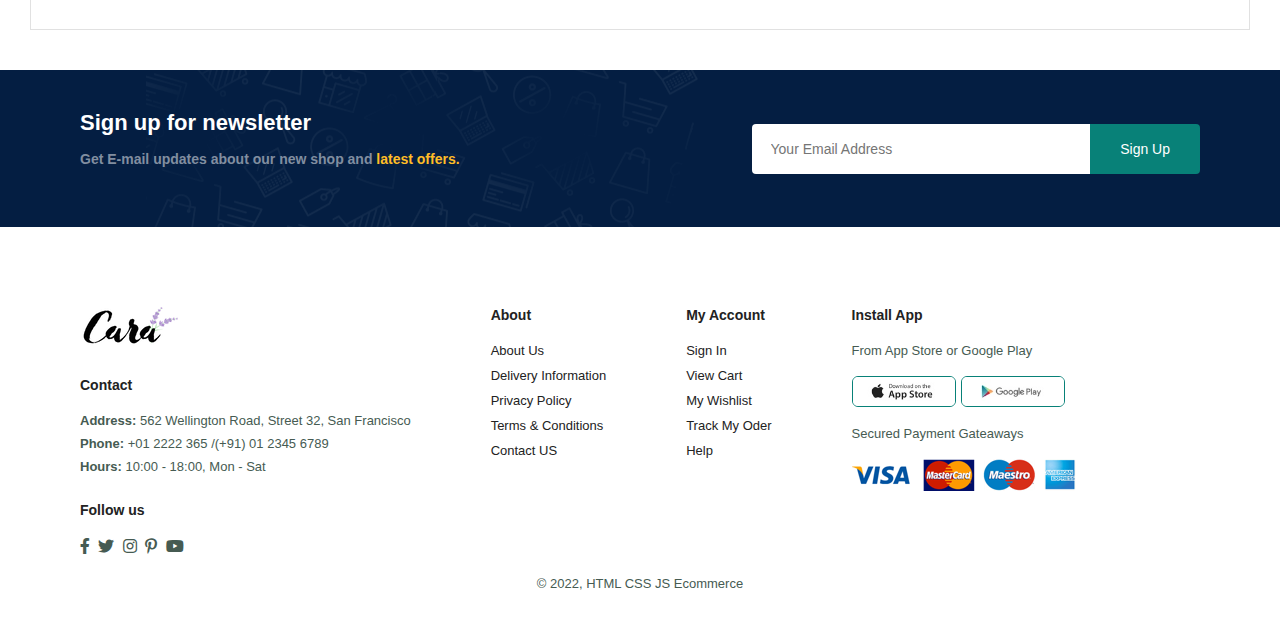
<file: contact.html>
<!DOCTYPE html>
<html lang="en">
<head>
    <meta charset="UTF-8">
    <meta http-equiv="X-UA-Compatible" content="IE=edge">
    <meta name="viewport" content="width=device-width, initial-scale=1.0">
    <title>Ecommerce Website</title>
    <link rel="stylesheet" href="style.css">
    <link rel="stylesheet" href="https://pro.fontawesome.com/releases/v5.10.0/css/all.css" />
</head>
<body>
    <section id="header">
        <a href="index.html">
            <img src="img/logo.png" class="logo" alt="">
        </a>
        <div>
            <ul id="navbar">
                <li><a href="index.html">Home</a></li>
                <li><a href="shop.html">Shop</a></li>
                <li><a  href="blog.html">Blog</a></li>
                <li><a href="about.html">About</a></li>
                <li><a class="active" href="contact.html">Contact</a></li>
                <li id="lg-bag"><a href="cart.html"><i class="far fa-shopping-bag"></i></a></li>
                <a href="#" id="close"><i class="far fa-times"></i></a>
            </ul>
        </div>
        <div id="mobile">
            <a href="cart.html"><i class="far fa-shopping-bag"></i></a>
            <i id="bar" class="fas fa-outdent"></i>
        </div>

    </section>
    <section id="page-header" class="about-header">
        <h2>#let's_talk</h2>
        <p>LEAVE A MESSAGE, We love to hear from you!</p>
    </section>
    <section id="contact-details" class="section-p1">
       <div class="details">
           <span>GET IN TOUCH</span>
           <h2>Visit one of our agency locations or contact us today</h2>
           <h3>Head Office</h3>
           <div>
               <li>
                   <i class="fal fa-map"></i>
                   <p>56 Glassford Street Glasgow G1 1UL New York</p>
               </li>
               <li>
                   <i class="fal fa-envelope"></i>
                   <p>contact@example.com</p>
               </li>
               <li>
                   <i class="fal fa-phone-alt"></i>
                   <p>contact@example.com</p>
               </li>
               <li>
                   <i class="fal fa-clock"></i>
                   <p>Monday to Saturday: 9.00am to 16.00pm</p>
               </li>
           </div>
       </div>
       <div class="map">
        <iframe src="https://www.google.com/maps/embed?pb=!1m18!1m12!1m3!1d3571.9813442738005!2d87.27793501429252!3d26.456330285958206!2m3!1f0!2f0!3f0!3m2!1i1024!2i768!4f13.1!3m3!1m2!1s0x39ef751edaa59197%3A0x272783eef1c2e17f!2sMain%20Road%20%2C%20Biratnagar!5e0!3m2!1sen!2snp!4v1653382154777!5m2!1sen!2snp" width="600" height="450" style="border:0;" allowfullscreen="" loading="lazy" referrerpolicy="no-referrer-when-downgrade"></iframe>
       </div> 
    </section>
    <section id="form-details">
        <form action="">
            <span>LEAVE A MESSAGE</span>
            <h2>We love to hear from you</h2>
            <input type="text" placeholder="Your Name">
            <input type="text" placeholder="E-mail">
            <input type="text" placeholder="Subject">
            <textarea name="" id="" cols="30" rows="10" placeholder="Your Message"></textarea>
            <button class="normal">Submit</button>
        </form>
        <div class="people">
            <div>
                <img src="img/people/1.png" alt="">
                <p><span>John Doe</span> Senior Marketing Manager<br>Phone: +000 123 000 77 88 <br> Email: contact@example.com</p>
            </div>
            <div>
                <img src="img/people/2.png" alt="">
                <p><span>William Smith</span> Senior Marketing Manager<br>Phone: +000 123 000 77 88 <br> Email: contact@example.com</p>
            </div>
            <div>
                <img src="img/people/3.png" alt="">
                <p><span>Emma Stone</span> Senior Marketing Manager<br>Phone: +000 123 000 77 88 <br> Email: contact@example.com</p>
            </div>
        </div>
    </section>
    <section id="newsletter" class="section-p1 section-m1">
        <div class="newstext">
            <h4>Sign up for newsletter</h4>
            <p>Get E-mail updates about our new shop and <span>latest offers.</span></p>
        </div> 
        <div class="form">
            <input type="text" placeholder="Your Email Address">
            <button class="normal">Sign Up</button>
        </div> 

    </section>
    <footer class="section-p1">
        <div class="col">
            <img class="logo" src="img/logo.png" alt="">
            <h4>Contact</h4>
            <p><strong>Address: </strong> 562 Wellington Road, Street 32, San Francisco</p>
            <p><strong>Phone: </strong>+01 2222 365 /(+91) 01 2345 6789 </p>
            <p><strong>Hours: </strong>10:00 - 18:00, Mon - Sat</p>
            <div class="follow">
                <h4>Follow us</h4>
                <div class="icon">
                    <i class="fab fa-facebook-f"></i>
                    <i class="fab fa-twitter"></i>
                    <i class="fab fa-instagram"></i>
                    <i class="fab fa-pinterest-p"></i>
                    <i class="fab fa-youtube"></i>
                </div>
            </div>
        </div>
        <div class="col">
            <h4>About</h4>
            <a href="#">About Us</a>
            <a href="#">Delivery Information</a>
            <a href="#">Privacy Policy</a>
            <a href="#">Terms & Conditions</a>
            <a href="#">Contact US</a>
        </div>
        <div class="col">
            <h4>My Account</h4>
            <a href="#">Sign In</a>
            <a href="#">View Cart</a>
            <a href="#">My Wishlist</a>
            <a href="#">Track My Oder</a>
            <a href="#">Help</a>
        </div>
        <div class="col install">
            <h4>Install App</h4>
            <p>From App Store or Google Play</p>
            <div class="row">
                <img src="img/pay/app.jpg" alt="">
                <img src="img/pay/play.jpg" alt="">
            </div>
            <p>Secured Payment Gateaways</p>
            <img src="img/pay/pay.png" alt="">
        </div>
        <div class="copyright">
            <p>&copy; 2022, HTML CSS JS Ecommerce</p>
        </div>
    </footer>
    <script src="index.js"></script>
</body>
</html>
</file>
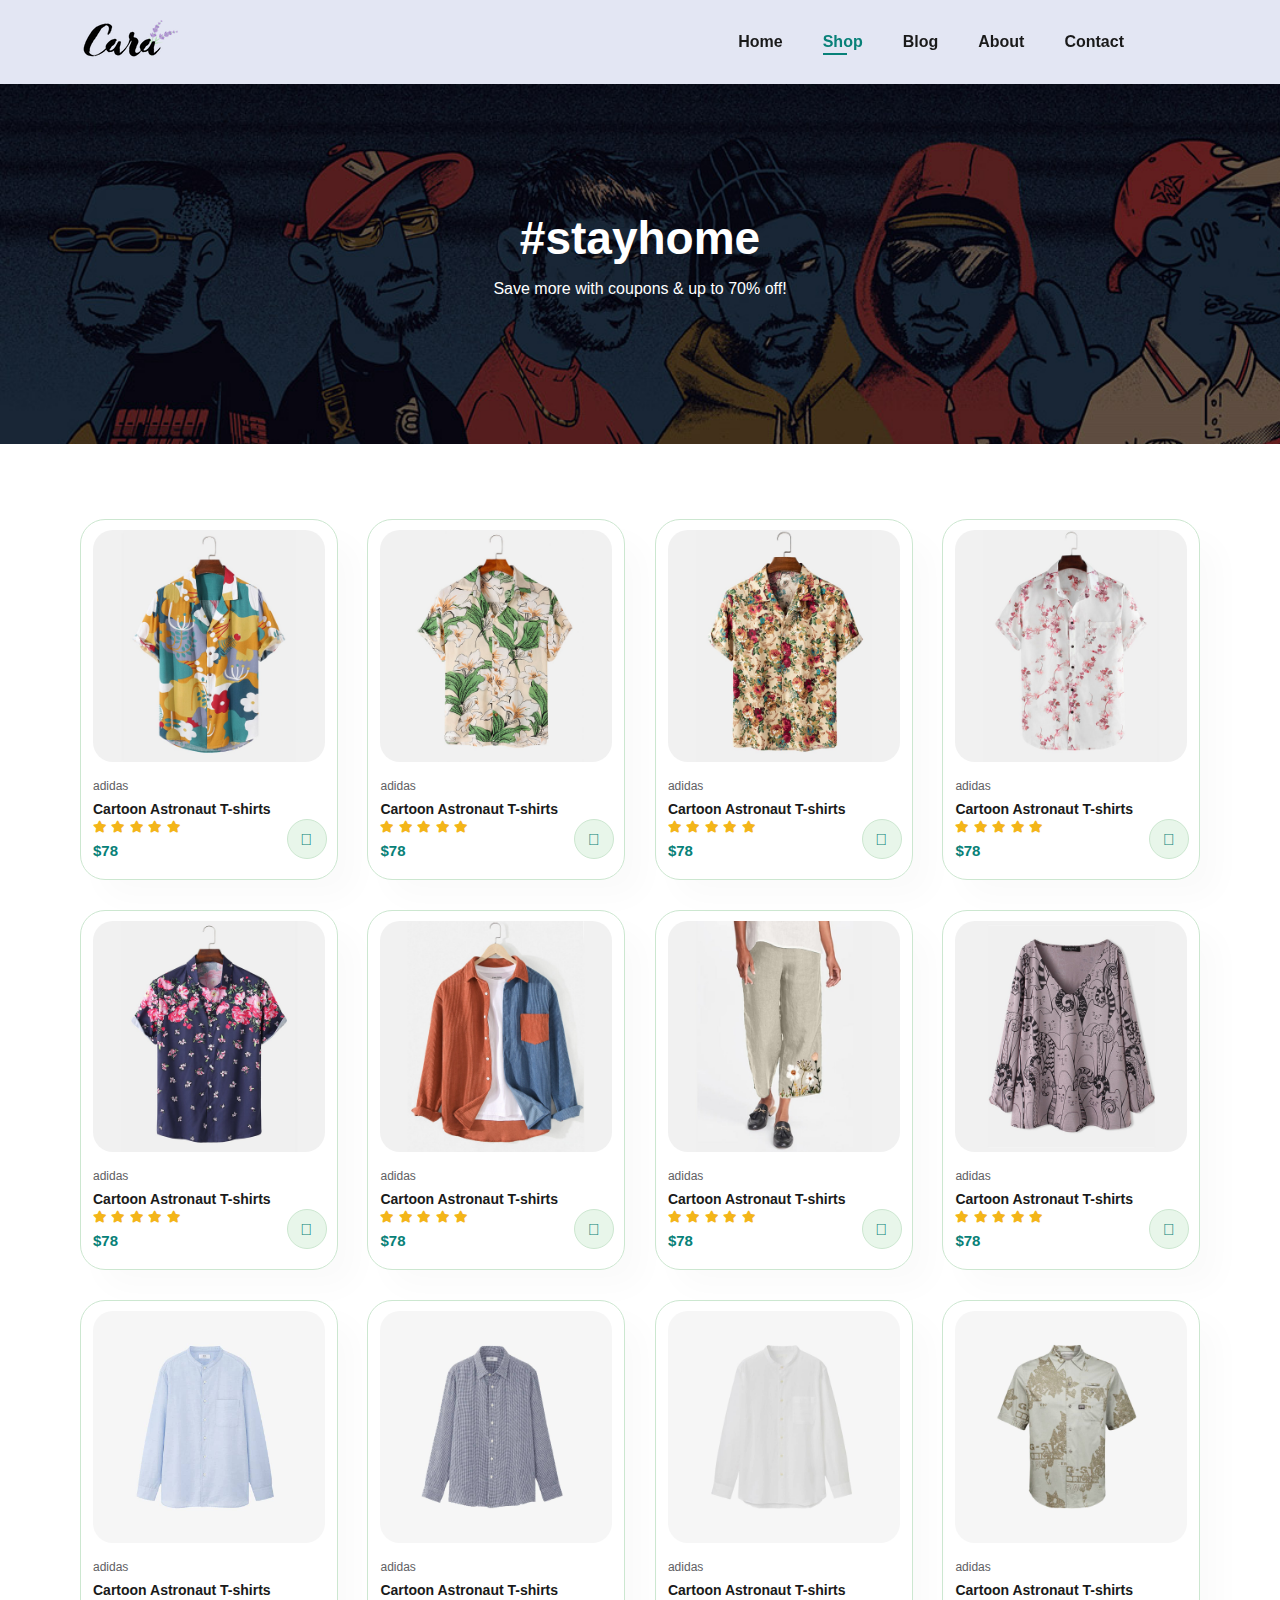
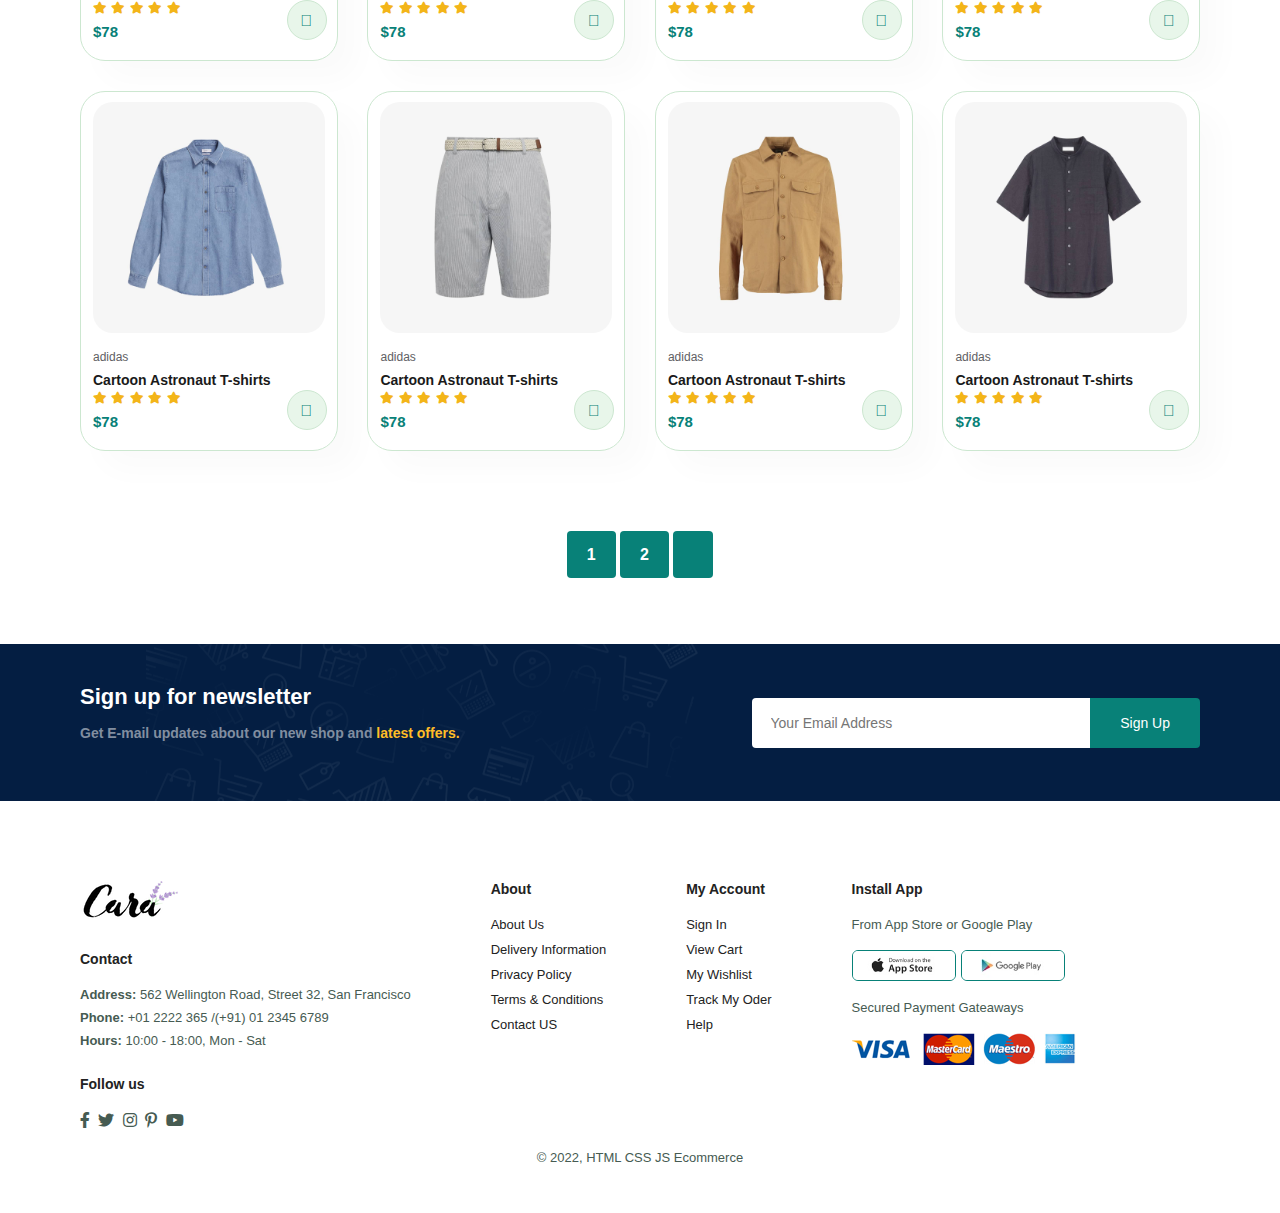
<file: shop.html>
<!DOCTYPE html>
<html lang="en">
<head>
    <meta charset="UTF-8">
    <meta http-equiv="X-UA-Compatible" content="IE=edge">
    <meta name="viewport" content="width=device-width, initial-scale=1.0">
    <title>Ecommerce Website</title>
    <link rel="stylesheet" href="style.css">
    <link rel="stylesheet" href="https://pro.fontawesome.com/releases/v5.10.0/css/all.css" />
</head>
<body>
    <section id="header">
        <a href="index.html">
            <img src="img/logo.png" class="logo" alt="">
        </a>
        <div>
            <ul id="navbar">
                <li><a href="index.html">Home</a></li>
                <li><a class="active" href="shop.html">Shop</a></li>
                <li><a href="blog.html">Blog</a></li>
                <li><a href="about.html">About</a></li>
                <li><a href="contact.html">Contact</a></li>
                <li id="lg-bag"><a href="cart.html"><i class="far fa-shopping-bag"></i></a></li>
                <a href="#" id="close"><i class="far fa-times"></i></a>
            </ul>
        </div>
        <div id="mobile">
            <a href="cart.html"><i class="far fa-shopping-bag"></i></a>
            <i id="bar" class="fas fa-outdent"></i>
        </div>

    </section>
    <section id="page-header">
        <h2>#stayhome</h2>
        <p>Save more with coupons & up to 70% off!</p>
        
    </section>
    <section id="product1" class="section-p1">
        <div class="pro-container">
            <div class="pro" onclick="window.location.href='sproduct.html'">
                <img src="img/products/f1.jpg" alt="">
                <div class="des">
                    <span>adidas</span>
                    <h5>Cartoon Astronaut T-shirts</h5>
                    <div class="star">
                        <i class="fas fa-star"></i>
                        <i class="fas fa-star"></i>
                        <i class="fas fa-star"></i>
                        <i class="fas fa-star"></i>
                        <i class="fas fa-star"></i>
                    </div>
                    <h4>$78</h4>
                </div>
                <a href="#"><i class="fal fa-shopping-cart cart"></i></a>
            </div>
            <div class="pro">
                <img src="img/products/f2.jpg" alt="">
                <div class="des">
                    <span>adidas</span>
                    <h5>Cartoon Astronaut T-shirts</h5>
                    <div class="star">
                        <i class="fas fa-star"></i>
                        <i class="fas fa-star"></i>
                        <i class="fas fa-star"></i>
                        <i class="fas fa-star"></i>
                        <i class="fas fa-star"></i>
                    </div>
                    <h4>$78</h4>
                </div>
                <a href="#"><i class="fal fa-shopping-cart cart"></i></a>
            </div>
            <div class="pro">
                <img src="img/products/f3.jpg" alt="">
                <div class="des">
                    <span>adidas</span>
                    <h5>Cartoon Astronaut T-shirts</h5>
                    <div class="star">
                        <i class="fas fa-star"></i>
                        <i class="fas fa-star"></i>
                        <i class="fas fa-star"></i>
                        <i class="fas fa-star"></i>
                        <i class="fas fa-star"></i>
                    </div>
                    <h4>$78</h4>
                </div>
                <a href="#"><i class="fal fa-shopping-cart cart"></i></a>
            </div>
            <div class="pro">
                <img src="img/products/f4.jpg" alt="">
                <div class="des">
                    <span>adidas</span>
                    <h5>Cartoon Astronaut T-shirts</h5>
                    <div class="star">
                        <i class="fas fa-star"></i>
                        <i class="fas fa-star"></i>
                        <i class="fas fa-star"></i>
                        <i class="fas fa-star"></i>
                        <i class="fas fa-star"></i>
                    </div>
                    <h4>$78</h4>
                </div>
                <a href="#"><i class="fal fa-shopping-cart cart"></i></a>
            </div>
            <div class="pro">
                <img src="img/products/f5.jpg" alt="">
                <div class="des">
                    <span>adidas</span>
                    <h5>Cartoon Astronaut T-shirts</h5>
                    <div class="star">
                        <i class="fas fa-star"></i>
                        <i class="fas fa-star"></i>
                        <i class="fas fa-star"></i>
                        <i class="fas fa-star"></i>
                        <i class="fas fa-star"></i>
                    </div>
                    <h4>$78</h4>
                </div>
                <a href="#"><i class="fal fa-shopping-cart cart"></i></a>
            </div>
            <div class="pro">
                <img src="img/products/f6.jpg" alt="">
                <div class="des">
                    <span>adidas</span>
                    <h5>Cartoon Astronaut T-shirts</h5>
                    <div class="star">
                        <i class="fas fa-star"></i>
                        <i class="fas fa-star"></i>
                        <i class="fas fa-star"></i>
                        <i class="fas fa-star"></i>
                        <i class="fas fa-star"></i>
                    </div>
                    <h4>$78</h4>
                </div>
                <a href="#"><i class="fal fa-shopping-cart cart"></i></a>
            </div>
            <div class="pro">
                <img src="img/products/f7.jpg" alt="">
                <div class="des">
                    <span>adidas</span>
                    <h5>Cartoon Astronaut T-shirts</h5>
                    <div class="star">
                        <i class="fas fa-star"></i>
                        <i class="fas fa-star"></i>
                        <i class="fas fa-star"></i>
                        <i class="fas fa-star"></i>
                        <i class="fas fa-star"></i>
                    </div>
                    <h4>$78</h4>
                </div>
                <a href="#"><i class="fal fa-shopping-cart cart"></i></a>
            </div>
            <div class="pro">
                <img src="img/products/f8.jpg" alt="">
                <div class="des">
                    <span>adidas</span>
                    <h5>Cartoon Astronaut T-shirts</h5>
                    <div class="star">
                        <i class="fas fa-star"></i>
                        <i class="fas fa-star"></i>
                        <i class="fas fa-star"></i>
                        <i class="fas fa-star"></i>
                        <i class="fas fa-star"></i>
                    </div>
                    <h4>$78</h4>
                </div>
                <a href="#"><i class="fal fa-shopping-cart cart"></i></a>
            </div>
            <div class="pro">
                <img src="img/products/n1.jpg" alt="">
                <div class="des">
                    <span>adidas</span>
                    <h5>Cartoon Astronaut T-shirts</h5>
                    <div class="star">
                        <i class="fas fa-star"></i>
                        <i class="fas fa-star"></i>
                        <i class="fas fa-star"></i>
                        <i class="fas fa-star"></i>
                        <i class="fas fa-star"></i>
                    </div>
                    <h4>$78</h4>
                </div>
                <a href="#"><i class="fal fa-shopping-cart cart"></i></a>
            </div>
            <div class="pro">
                <img src="img/products/n2.jpg" alt="">
                <div class="des">
                    <span>adidas</span>
                    <h5>Cartoon Astronaut T-shirts</h5>
                    <div class="star">
                        <i class="fas fa-star"></i>
                        <i class="fas fa-star"></i>
                        <i class="fas fa-star"></i>
                        <i class="fas fa-star"></i>
                        <i class="fas fa-star"></i>
                    </div>
                    <h4>$78</h4>
                </div>
                <a href="#"><i class="fal fa-shopping-cart cart"></i></a>
            </div>
            <div class="pro">
                <img src="img/products/n3.jpg" alt="">
                <div class="des">
                    <span>adidas</span>
                    <h5>Cartoon Astronaut T-shirts</h5>
                    <div class="star">
                        <i class="fas fa-star"></i>
                        <i class="fas fa-star"></i>
                        <i class="fas fa-star"></i>
                        <i class="fas fa-star"></i>
                        <i class="fas fa-star"></i>
                    </div>
                    <h4>$78</h4>
                </div>
                <a href="#"><i class="fal fa-shopping-cart cart"></i></a>
            </div>
            <div class="pro">
                <img src="img/products/n4.jpg" alt="">
                <div class="des">
                    <span>adidas</span>
                    <h5>Cartoon Astronaut T-shirts</h5>
                    <div class="star">
                        <i class="fas fa-star"></i>
                        <i class="fas fa-star"></i>
                        <i class="fas fa-star"></i>
                        <i class="fas fa-star"></i>
                        <i class="fas fa-star"></i>
                    </div>
                    <h4>$78</h4>
                </div>
                <a href="#"><i class="fal fa-shopping-cart cart"></i></a>
            </div>
            <div class="pro">
                <img src="img/products/n5.jpg" alt="">
                <div class="des">
                    <span>adidas</span>
                    <h5>Cartoon Astronaut T-shirts</h5>
                    <div class="star">
                        <i class="fas fa-star"></i>
                        <i class="fas fa-star"></i>
                        <i class="fas fa-star"></i>
                        <i class="fas fa-star"></i>
                        <i class="fas fa-star"></i>
                    </div>
                    <h4>$78</h4>
                </div>
                <a href="#"><i class="fal fa-shopping-cart cart"></i></a>
            </div>
            <div class="pro">
                <img src="img/products/n6.jpg" alt="">
                <div class="des">
                    <span>adidas</span>
                    <h5>Cartoon Astronaut T-shirts</h5>
                    <div class="star">
                        <i class="fas fa-star"></i>
                        <i class="fas fa-star"></i>
                        <i class="fas fa-star"></i>
                        <i class="fas fa-star"></i>
                        <i class="fas fa-star"></i>
                    </div>
                    <h4>$78</h4>
                </div>
                <a href="#"><i class="fal fa-shopping-cart cart"></i></a>
            </div>
            <div class="pro">
                <img src="img/products/n7.jpg" alt="">
                <div class="des">
                    <span>adidas</span>
                    <h5>Cartoon Astronaut T-shirts</h5>
                    <div class="star">
                        <i class="fas fa-star"></i>
                        <i class="fas fa-star"></i>
                        <i class="fas fa-star"></i>
                        <i class="fas fa-star"></i>
                        <i class="fas fa-star"></i>
                    </div>
                    <h4>$78</h4>
                </div>
                <a href="#"><i class="fal fa-shopping-cart cart"></i></a>
            </div>
            <div class="pro">
                <img src="img/products/n8.jpg" alt="">
                <div class="des">
                    <span>adidas</span>
                    <h5>Cartoon Astronaut T-shirts</h5>
                    <div class="star">
                        <i class="fas fa-star"></i>
                        <i class="fas fa-star"></i>
                        <i class="fas fa-star"></i>
                        <i class="fas fa-star"></i>
                        <i class="fas fa-star"></i>
                    </div>
                    <h4>$78</h4>
                </div>
                <a href="#"><i class="fal fa-shopping-cart cart"></i></a>
            </div>
        </div>
    </section>
    <section id="pagination" class="section-p1">
        <a href="#">1</a>        
        <a href="#">2</a>        
        <a href="#"><i class="fal fa-long-arrow-right"></i></a>        
    </section>
    <section id="newsletter" class="section-p1 section-m1">
        <div class="newstext">
            <h4>Sign up for newsletter</h4>
            <p>Get E-mail updates about our new shop and <span>latest offers.</span></p>
        </div> 
        <div class="form">
            <input type="text" placeholder="Your Email Address">
            <button class="normal">Sign Up</button>
        </div> 

    </section>
    <footer class="section-p1">
        <div class="col">
            <img class="logo" src="img/logo.png" alt="">
            <h4>Contact</h4>
            <p><strong>Address: </strong> 562 Wellington Road, Street 32, San Francisco</p>
            <p><strong>Phone: </strong>+01 2222 365 /(+91) 01 2345 6789 </p>
            <p><strong>Hours: </strong>10:00 - 18:00, Mon - Sat</p>
            <div class="follow">
                <h4>Follow us</h4>
                <div class="icon">
                    <i class="fab fa-facebook-f"></i>
                    <i class="fab fa-twitter"></i>
                    <i class="fab fa-instagram"></i>
                    <i class="fab fa-pinterest-p"></i>
                    <i class="fab fa-youtube"></i>
                </div>
            </div>
        </div>
        <div class="col">
            <h4>About</h4>
            <a href="#">About Us</a>
            <a href="#">Delivery Information</a>
            <a href="#">Privacy Policy</a>
            <a href="#">Terms & Conditions</a>
            <a href="#">Contact US</a>
        </div>
        <div class="col">
            <h4>My Account</h4>
            <a href="#">Sign In</a>
            <a href="#">View Cart</a>
            <a href="#">My Wishlist</a>
            <a href="#">Track My Oder</a>
            <a href="#">Help</a>
        </div>
        <div class="col install">
            <h4>Install App</h4>
            <p>From App Store or Google Play</p>
            <div class="row">
                <img src="img/pay/app.jpg" alt="">
                <img src="img/pay/play.jpg" alt="">
            </div>
            <p>Secured Payment Gateaways</p>
            <img src="img/pay/pay.png" alt="">
        </div>
        <div class="copyright">
            <p>&copy; 2022, HTML CSS JS Ecommerce</p>
        </div>
    </footer>
    <script src="index.js"></script>
</body>
</html>
</file>
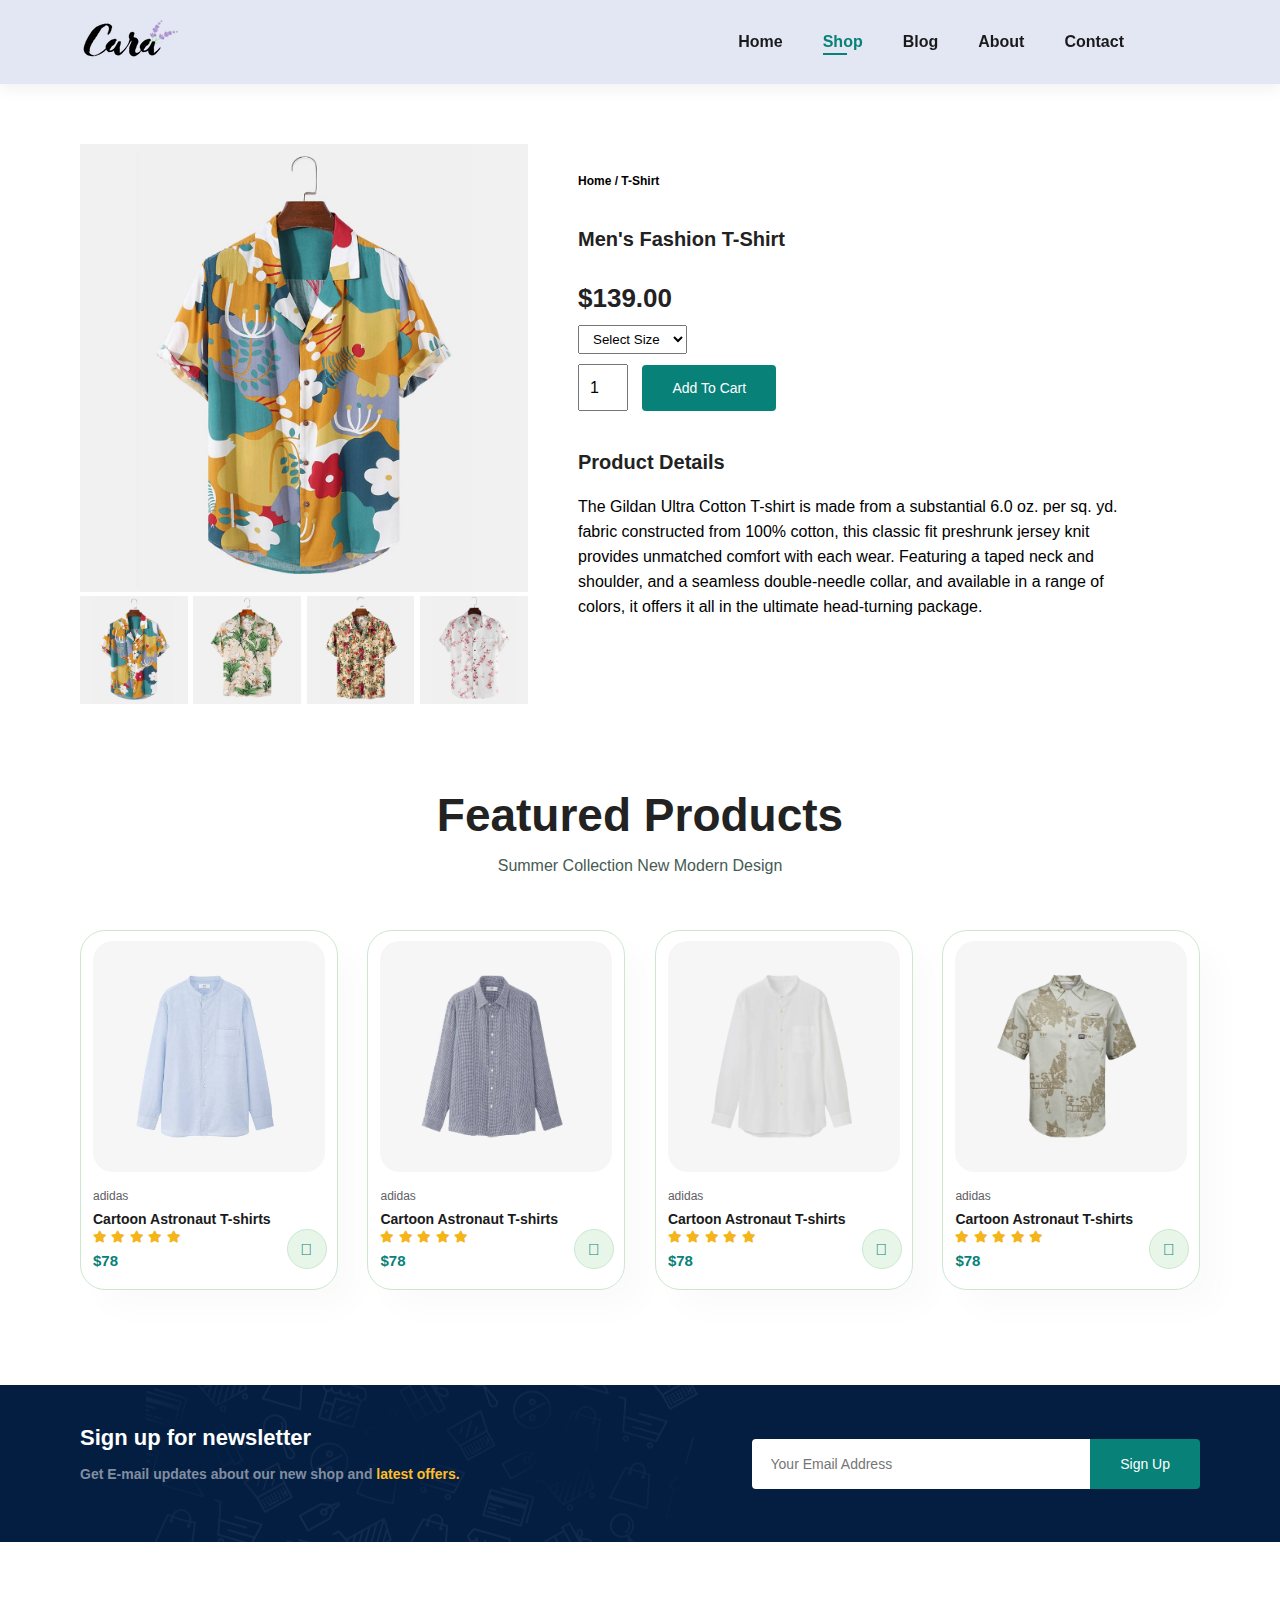
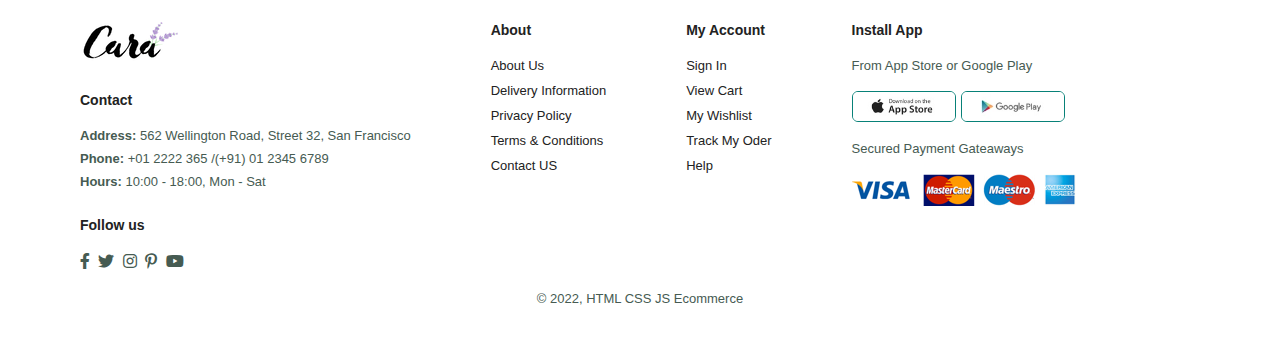
<file: sproduct.html>
<!DOCTYPE html>
<html lang="en">
<head>
    <meta charset="UTF-8">
    <meta http-equiv="X-UA-Compatible" content="IE=edge">
    <meta name="viewport" content="width=device-width, initial-scale=1.0">
    <title>Ecommerce Website</title>
    <link rel="stylesheet" href="style.css">
    <link rel="stylesheet" href="https://pro.fontawesome.com/releases/v5.10.0/css/all.css" />
</head>
<body>
    <section id="header">
        <a href="index.html">
            <img src="img/logo.png" class="logo" alt="">
        </a>
        <div>
            <ul id="navbar">
                <li><a href="index.html">Home</a></li>
                <li><a class="active" href="shop.html">Shop</a></li>
                <li><a href="blog.html">Blog</a></li>
                <li><a href="about.html">About</a></li>
                <li><a href="contact.html">Contact</a></li>
                <li id="lg-bag"><a href="cart.html"><i class="far fa-shopping-bag"></i></a></li>
                <a href="#" id="close"><i class="far fa-times"></i></a>
            </ul>
        </div>
        <div id="mobile">
            <a href="cart.html"><i class="far fa-shopping-bag"></i></a>
            <i id="bar" class="fas fa-outdent"></i>
        </div>

    </section>
    <section id="prodetails" class="section-p1">
        <div class="single-pro-image">
            <img src="img/products/f1.jpg" width="100%" id="MainImg" alt="">
        <div class="small-img-group">
            <div class="small-img-col">
                <img src="img/products/f1.jpg" width="100%" class="small-img" alt="">
            </div>
            <div class="small-img-col">
                <img src="img/products/f2.jpg" width="100%" class="small-img" alt="">
            </div>
            <div class="small-img-col">
                <img src="img/products/f3.jpg" width="100%" class="small-img" alt="">
            </div>
            <div class="small-img-col">
                <img src="img/products/f4.jpg" width="100%" class="small-img" alt="">
            </div>
        </div>
        </div>
        <div class="single-pro-details">
            <h6>Home / T-Shirt</h6>
            <h4>Men's Fashion T-Shirt</h4>
            <h2>$139.00</h2>
            <select>
                <option>Select Size</option>
                <option>XL</option>
                <option>XXL</option>
                <option>Small</option>
                <option>Large</option>
            </select>
            <input type="number" value="1">
            <button class="normal">Add To Cart</button>
            <h4>Product Details</h4>
            <span>The Gildan Ultra Cotton T-shirt is made from a substantial 6.0 oz. per sq. yd. fabric constructed from 100% cotton, this classic fit preshrunk jersey knit provides unmatched comfort with each wear. Featuring a taped neck and shoulder, and a seamless double-needle collar, and available in a range of colors, it offers it all in the ultimate head-turning package. </span>
        </div>
    </section>
    <section id="product1" class="section-p1">
        <h2>Featured Products</h2>
        <p>Summer Collection New Modern Design</p>
        <div class="pro-container">
            <div class="pro">
                <img src="img/products/n1.jpg" alt="">
                <div class="des">
                    <span>adidas</span>
                    <h5>Cartoon Astronaut T-shirts</h5>
                    <div class="star">
                        <i class="fas fa-star"></i>
                        <i class="fas fa-star"></i>
                        <i class="fas fa-star"></i>
                        <i class="fas fa-star"></i>
                        <i class="fas fa-star"></i>
                    </div>
                    <h4>$78</h4>
                </div>
                <a href="#"><i class="fal fa-shopping-cart cart"></i></a>
            </div>
            <div class="pro">
                <img src="img/products/n2.jpg" alt="">
                <div class="des">
                    <span>adidas</span>
                    <h5>Cartoon Astronaut T-shirts</h5>
                    <div class="star">
                        <i class="fas fa-star"></i>
                        <i class="fas fa-star"></i>
                        <i class="fas fa-star"></i>
                        <i class="fas fa-star"></i>
                        <i class="fas fa-star"></i>
                    </div>
                    <h4>$78</h4>
                </div>
                <a href="#"><i class="fal fa-shopping-cart cart"></i></a>
            </div>
            <div class="pro">
                <img src="img/products/n3.jpg" alt="">
                <div class="des">
                    <span>adidas</span>
                    <h5>Cartoon Astronaut T-shirts</h5>
                    <div class="star">
                        <i class="fas fa-star"></i>
                        <i class="fas fa-star"></i>
                        <i class="fas fa-star"></i>
                        <i class="fas fa-star"></i>
                        <i class="fas fa-star"></i>
                    </div>
                    <h4>$78</h4>
                </div>
                <a href="#"><i class="fal fa-shopping-cart cart"></i></a>
            </div>
            <div class="pro">
                <img src="img/products/n4.jpg" alt="">
                <div class="des">
                    <span>adidas</span>
                    <h5>Cartoon Astronaut T-shirts</h5>
                    <div class="star">
                        <i class="fas fa-star"></i>
                        <i class="fas fa-star"></i>
                        <i class="fas fa-star"></i>
                        <i class="fas fa-star"></i>
                        <i class="fas fa-star"></i>
                    </div>
                    <h4>$78</h4>
                </div>
                <a href="#"><i class="fal fa-shopping-cart cart"></i></a>
            </div>
        </div>
    </section>
    <section id="newsletter" class="section-p1 section-m1">
        <div class="newstext">
            <h4>Sign up for newsletter</h4>
            <p>Get E-mail updates about our new shop and <span>latest offers.</span></p>
        </div> 
        <div class="form">
            <input type="text" placeholder="Your Email Address">
            <button class="normal">Sign Up</button>
        </div> 

    </section>
    <footer class="section-p1">
        <div class="col">
            <img class="logo" src="img/logo.png" alt="">
            <h4>Contact</h4>
            <p><strong>Address: </strong> 562 Wellington Road, Street 32, San Francisco</p>
            <p><strong>Phone: </strong>+01 2222 365 /(+91) 01 2345 6789 </p>
            <p><strong>Hours: </strong>10:00 - 18:00, Mon - Sat</p>
            <div class="follow">
                <h4>Follow us</h4>
                <div class="icon">
                    <i class="fab fa-facebook-f"></i>
                    <i class="fab fa-twitter"></i>
                    <i class="fab fa-instagram"></i>
                    <i class="fab fa-pinterest-p"></i>
                    <i class="fab fa-youtube"></i>
                </div>
            </div>
        </div>
        <div class="col">
            <h4>About</h4>
            <a href="#">About Us</a>
            <a href="#">Delivery Information</a>
            <a href="#">Privacy Policy</a>
            <a href="#">Terms & Conditions</a>
            <a href="#">Contact US</a>
        </div>
        <div class="col">
            <h4>My Account</h4>
            <a href="#">Sign In</a>
            <a href="#">View Cart</a>
            <a href="#">My Wishlist</a>
            <a href="#">Track My Oder</a>
            <a href="#">Help</a>
        </div>
        <div class="col install">
            <h4>Install App</h4>
            <p>From App Store or Google Play</p>
            <div class="row">
                <img src="img/pay/app.jpg" alt="">
                <img src="img/pay/play.jpg" alt="">
            </div>
            <p>Secured Payment Gateaways</p>
            <img src="img/pay/pay.png" alt="">
        </div>
        <div class="copyright">
            <p>&copy; 2022, HTML CSS JS Ecommerce</p>
        </div>
    </footer>
    <script>
        var MainImg=document.getElementById("MainImg");
        var smallImg=document.getElementsByClassName("small-img");
        smallImg[0].onclick = function(){
            MainImg.src = smallImg[0].src;
        }
        smallImg[1].onclick = function(){
            MainImg.src = smallImg[1].src;
        }
        smallImg[2].onclick = function(){
            MainImg.src = smallImg[2].src;
        }
        smallImg[3].onclick = function(){
            MainImg.src = smallImg[3].src;
        }
    </script>
    <script src="index.js"></script>
</body>
</html>
</file>
<file: style.css>
@import url('https://fonts.googleapis.com/css2?family=League+Spartan:wght@100;200;300;400;500;600;700;800;900&display=swap');

* {
    margin: 0;
    padding: 0;
    box-sizing: border-box;
    font-family: 'Spartan', sans-serif;
}

h1 {
    font-size: 50px;
    line-height: 64px;
    color: #222;
}

h2 {
    font-size: 46px;
    line-height: 54px;
    color: #222;
}

h4 {
    font-size: 20px;
    color: #222;
}

h6 {
    font-weight: 700;
    font-size: 12px;
}

p {
    font-size: 16px;
    color: #465b52;
    margin: 15px 0 20px 0;
}

.section-p1 {
    padding: 40px 80px;
}

.section-m1 {
    margin: 40px 0;
}

button.normal {
    font-size: 14px;
    font-weight: 400;
    padding: 15px 30px;
    color: #000;
    background-color: #fff;
    border-radius: 4px;
    cursor: pointer;
    border: none;
    outline: none;
    transition: 0.2s;
}

button.white {
    font-size: 13px;
    font-weight: 600;
    padding: 11px 18px;
    color: #fff;
    background-color: transparent;
    cursor: pointer;
    border: 1px solid #fff;
    outline: none;
    transition: 0.2s;
}

body {
    width: 100%;
}

/* Header Start */
#header {
    display: flex;
    align-items: center;
    justify-content: space-between;
    padding: 20px 80px;
    background: #E3E6F3;
    box-shadow: 0 5px 15px rgba(0, 0, 0, 0.06);
    z-index: 999;
    position: sticky;
    top: 0;
    left: 0;
}

#navbar {
    display: flex;
    justify-content: center;
    align-items: center;
}

#navbar li {
    list-style: none;
    padding: 0 20px;
    position: relative;
}

#navbar li a {
    text-decoration: none;
    font-size: 16px;
    font-weight: 600;
    color: #1a1a1a;
    transition: 0.3s ease;
}

#navbar li a:hover,
#navbar li a.active {
    color: #088178;
}

#navbar li a:hover::after,
#navbar li a.active::after {
    content: "";
    width: 30%;
    height: 2px;
    background: #088178;
    position: absolute;
    bottom: -4px;
    left: 20px;
}

#mobile {
    display: none;
    align-items: center;
}

#close {
    display: none;
}

/* Home Page */
#hero {
    background-image: url("img/hero4.png");
    height: 90vh;
    width: 100%;
    background-size: cover;
    background-position: top 25% right 0;
    padding: 0 80px;
    display: flex;
    flex-direction: column;
    justify-content: center;
    align-items: flex-start;
}

#hero h4 {
    padding-bottom: 20px;
}

#hero h1 {
    color: #088178;
}

#hero button {
    background-image: url("img/button.png");
    background-color: transparent;
    color: #088178;
    border: 0;
    padding: 14px 80px 14px 65px;
    background-repeat: no-repeat;
    cursor: pointer;
    font-weight: 700;
    font-size: 15px;
}

#feature {
    display: flex;
    align-items: center;
    justify-content: space-between;
    flex-wrap: wrap;
}

#feature .fe-box {
    width: 180px;
    text-align: center;
    padding: 25px 15px;
    box-shadow: 20px 20px 34px rgba(0, 0, 0, 0.03);
    border: 1px solid #cce7d0;
    border-radius: 4px;
    margin: 15px 0;
}

#feature .fe-box:hover {
    box-shadow: 10px 10px 54px rgba(70, 62, 211, 0.1);
}

#feature .fe-box img {
    width: 100%;
    margin-bottom: 10px;
}

#feature .fe-box h6 {
    display: inline-block;
    padding: 9px 8px 6px 8px;
    line-height: 1;
    border-radius: 4px;
    color: #088178;
    background-color: #fddde4;
}

#feature .fe-box:nth-child(2) h6 {
    background-color: #cdebbc;
}

#feature .fe-box:nth-child(3) h6 {
    background-color: #d1e8f2;
}

#feature .fe-box:nth-child(4) h6 {
    background-color: #cdd4f8;
}

#feature .fe-box:nth-child(5) h6 {
    background-color: #f6dbf6;
}

#feature .fe-box:nth-child(6) h6 {
    background-color: #fff2ef;
}

#product1 {
    text-align: center;
}

#product1 .pro-container {
    display: flex;
    justify-content: space-between;
    align-items: center;
    flex-wrap: wrap;
    padding-top: 20px;
}

#product1 .pro {
    width: 23%;
    min-width: 250px;
    padding: 10px 12px;
    border: 1px solid #cce7d0;
    border-radius: 25px;
    cursor: pointer;
    box-shadow: 20px 20px 30px rgba(0, 0, 0, 0.02);
    margin: 15px 0;
    transition: 0.2s ease;
    position: relative;
}

#product1 .pro:hover {
    box-shadow: 20px 20px 30px rgba(0, 0, 0, 0.06);
}

#product1 .pro img {
    width: 100%;
    border-radius: 20px;
}

#product1 .pro .des {
    text-align: start;
    padding: 10px 0;
}

#product1 .pro .des span {
    color: #606063;
    font-size: 12px;
}

#product1 .pro .des h5 {
    padding-top: 7px;
    color: #1a1a1a;
    font-size: 14px;
}

#product1 .pro .des i {
    font-size: 12px;
    color: rgb(243, 181, 25);
}

#product1 .pro .des h4 {
    padding-top: 7px;
    font-size: 15px;
    font-weight: 700;
    color: #088178;
}

#product1 .pro .cart {
    width: 40px;
    height: 40px;
    line-height: 40px;
    border-radius: 50px;
    background-color: #e8f6ea;
    font-weight: 500;
    color: #088178;
    border: 1px solid #cce7d0;
    position: absolute;
    bottom: 20px;
    right: 10px;
}

#banner {
    display: flex;
    flex-direction: column;
    justify-content: center;
    align-items: center;
    text-align: center;
    background-image: url("img/banner/b2.jpg");
    width: 100%;
    height: 40vh;
    background-position: center;
    background-size: cover;
}

#banner h4 {
    color: #fff;
    font-size: 16px;
}

#banner h2 {
    color: #fff;
    font-size: 30px;
    padding: 10px 0;
}

#banner h2 span {
    color: #ef3636;
}

#banner button:hover {
    background-color: #088178;
    color: #fff;
}

#sm-banner {
    display: flex;
    justify-content: space-between;
    flex-wrap: wrap;
}

#sm-banner .banner-box {
    display: flex;
    flex-direction: column;
    justify-content: center;
    align-items: flex-start;
    background-image: url("img/banner/b17.jpg");
    min-width: 540px;
    height: 50vh;
    background-position: center;
    background-size: cover;
    padding: 30px;
}

#sm-banner .banner-box2 {
    background-image: url("img/banner/b10.jpg");
}

#sm-banner h4 {
    font-size: 20px;
    color: #fff;
    font-weight: 300;
}

#sm-banner h2 {
    font-size: 28px;
    color: #fff;
    font-weight: 800;
}

#sm-banner span {
    font-size: 14px;
    color: #fff;
    font-weight: 500;
    padding-bottom: 15px;
}

#sm-banner .banner-box:hover button {
    background: #088178;
    border: 1px solid #088178;
}

#banner-3 {
    display: flex;
    justify-content: space-between;
    padding: 0 80px;
}

#banner-3 .banner-box {
    display: flex;
    flex-direction: column;
    justify-content: center;
    align-items: flex-start;
    background-image: url("img/banner/b7.jpg");
    min-width: 30%;
    height: 30vh;
    background-position: center;
    background-size: cover;
    padding: 20px;
    margin-bottom: 20px;
}

#banner-3 .banner-box2 {
    background-image: url("img/banner/b4.jpg");
}

#banner-3 .banner-box3 {
    background-image: url("img/banner/b18.jpg");
}

#banner-3 h2 {
    font-size: 22px;
    color: #fff;
    font-weight: 900;
}

#banner-3 h2 {
    font-size: 15px;
    color: #ec544e;
    font-weight: 800;
}

#newsletter {
    display: flex;
    justify-content: space-between;
    flex-wrap: wrap;
    align-items: center;
    background-image: url('img/banner/b14.png');
    background-repeat: no-repeat;
    background-position: 20% 30%;
    background-color: #041e42;
}

#newsletter h4 {
    font-size: 22px;
    font-weight: 700;
    color: #fff;
}

#newsletter p {
    font-size: 14px;
    font-weight: 600;
    color: #818ea0;
}

#newsletter p span {
    color: #ffbd27;
}

#newsletter .form {
    display: flex;
    width: 40%;
}

#newsletter input {
    height: 3.125rem;
    width: 100%;
    padding: 0 1.25em;
    font-size: 14px;
    border: 1px solid transparent;
    outline: none;
    border-radius: 4px;
    border-top-right-radius: 0;
    border-bottom-right-radius: 0;
}

#newsletter button {
    background-color: #088178;
    color: #fff;
    white-space: nowrap;
    border-top-left-radius: 0;
    border-bottom-left-radius: 0;
}

footer {
    display: flex;
    flex-wrap: wrap;
    justify-content: space-between;
}

footer .col {
    display: flex;
    flex-direction: column;
    align-items: flex-start;
    margin-bottom: 20px;
}

footer .logo {
    margin-bottom: 30px;
}

footer h4 {
    font-size: 14px;
    padding-bottom: 20px;
}

footer p {
    font-size: 13px;
    margin: 0 0 8px 0;
}

footer a {
    font-size: 13px;
    text-decoration: none;
    color: #222;
    margin-bottom: 10px;
}

footer .follow {
    margin-top: 20px;
}

footer .follow i {
    color: #465b52;
    padding-right: 4px;
    cursor: pointer;
}

footer .install .row img {
    border: 1px solid #088178;
    border-radius: 6px;
    width: 30%;
}

footer .install img {
    margin: 10px 0 15px 0;
}

footer .follow i:hover,
footer a:hover {
    color: #088178;
}

footer .copyright {
    width: 100%;
    text-align: center;
}

/* Shop Page */
#page-header {
    background-image: url("img/banner/b1.jpg");
    width: 100%;
    height: 40vh;
    background-size: cover;
    display: flex;
    justify-content: center;
    text-align: center;
    flex-direction: column;
    padding: 14px;
}

#page-header h2,
#page-header p {
    color: #fff;
}

#pagination {
    text-align: center;
}

#pagination a {
    text-decoration: none;
    background-color: #088178;
    padding: 15px 20px;
    border-radius: 4px;
    color: #fff;
    font-weight: 600;
}

#pagination a i {
    font-size: 16px;
    font-weight: 600;
}

/* Single Product */
#prodetails {
    display: flex;
    margin-top: 20px;
}

#prodetails .single-pro-image {
    width: 40%;
    margin-right: 50px;
}

.small-img-group {
    display: flex;
    justify-content: space-between;
}

.small-img-col {
    flex-basis: 24%;
    cursor: pointer;
}

#prodetails .single-pro-details {
    width: 50%;
    padding-top: 30px;
}

#prodetails .single-pro-details h4 {
    padding: 40px 0 20px 0;
}

#prodetails .single-pro-details h2 {
    font-size: 26px;
}

#prodetails .single-pro-details select {
    display: block;
    padding: 5px 10px;
    margin-bottom: 10px;
}

#prodetails .single-pro-details input {
    width: 50px;
    height: 47px;
    padding-left: 10px;
    font-size: 16px;
    margin-right: 10px;
}

#prodetails .single-pro-details button {
    background-color: #088178;
    color: #fff;
}

#prodetails .single-pro-details input:focus {
    outline: none;
}

#prodetails .single-pro-details span {
    line-height: 25px;
}

/* Blog Page */
#page-header .blog-header {
    background-image: url("img/banner/b19.jpg");
}

#blog {
    padding: 150px 150px 0 150px;
}

#blog .blog-box {
    position: relative;
    display: flex;
    align-items: center;
    width: 100%;
    padding-bottom: 90px;
}

#blog .blog-img {
    width: 50%;
    margin-right: 40px;
}

#blog img {
    width: 100%;
    height: 300px;
    object-fit: cover;
}

#blog .blog-details {
    width: 50%;
}

#blog .blog-details a {
    text-decoration: none;
    font-size: 11px;
    color: #000;
    font-weight: 700;
    position: relative;
}

#blog .blog-details a::after {
    content: "";
    width: 50px;
    height: 1px;
    background-color: #000;
    position: absolute;
    top: 4px;
    right: -60px;
    transition: 0.3s;
}

#blog .blog-details a:hover {
    color: #088178;
}

#blog .blog-details a:hover::after {
    background-color: #088178;
}

#blog .blog-box h1 {
    position: absolute;
    top: -40px;
    left: 0;
    font-size: 70px;
    font-weight: 700;
    color: #c9cbce;
    z-index: -9;
}

/* About Page */
#page-header .about-header {
    background-image: url("img/about/banner.png");
}

#about-head {
    display: flex;
    align-items: center;
}

#about-head img {
    width: 50%;
    height: auto;
}

#about-head div {
    padding-left: 40px;
}

#about-app {
    text-align: center;
}

#about-app .video {
    width: 70%;
    height: 100%;
    margin: 30px auto 30px auto;
}

#about-app .video video {
    width: 100%;
    height: 100%;
    border-radius: 20px;
}

/* Contact Page */
#contact-details {
    display: flex;
    align-items: center;
    justify-content: space-between;
}

#contact-details .details {
    width: 40%;
}


#contact-details .details span,
#form-details form span {
    font-size: 12px;
}

#contact-details .details h2,
#form-details form h2 {
    font-size: 26px;
    line-height: 35px;
    padding: 20px 0;
}

#contact-details .details h3 {
    font-size: 16px;
    padding-bottom: 15px;
}

#contact-details .details li {
    list-style: none;
    display: flex;
    padding: 10px 0;
}

#contact-details .details li i {
    font-size: 14px;
    padding-right: 22px;
}

#contact-details .details li p {
    margin: 0;
    font-size: 14px;
}

#contact-details .map {
    width: 55%;
    height: 400px;
}

#contact-details .map iframe {
    width: 100%;
    height: 100%;
}

#form-details {
    display: flex;
    justify-content: space-between;
    margin: 30px;
    padding: 80px;
    border: 1px solid #e1e1e1;
}

#form-details form {
    width: 65%;
    display: flex;
    flex-direction: column;
    align-items: flex-start;
}

#form-details form input,
#form-details form textarea {
    width: 100%;
    padding: 12px 15px;
    outline: none;
    margin-bottom: 20px;
    border: 1px solid #e1e1e1
}

#form-details form button {
    background-color: #088178;
    color: #fff;
}

#form-details .people div {
    padding-bottom: 25px;
    display: flex;
    align-items: flex-start;
}

#form-details .people div img {
    width: 65px;
    height: 65px;
    object-fit: cover;
    margin-right: 15px;
}

#form-details .people div p {
    margin: 0;
    font-size: 13px;
    line-height: 25px;
}

#form-details .people div span {
    display: block;
    font-size: 16px;
    font-weight: 600;
    color: #000;
}

/* Cart Page */
#cart {
    overflow-x: auto;
}

#cart table {
    width: 100%;
    border-collapse: collapse;
    table-layout: fixed;
    white-space: nowrap;
}

#cart table img {
    width: 70px;
}

#cart table td:nth-child(1) {
    width: 100px;
    text-align: center;
}

#cart table td:nth-child(2) {
    width: 150px;
    text-align: center;
}

#cart table td:nth-child(3) {
    width: 250px;
    text-align: center;
}

#cart table td:nth-child(4),
#cart table td:nth-child(5),
#cart table td:nth-child(6) {
    width: 150px;
    text-align: center;
}

#cart table td:nth-child(5) input {
    width: 70px;
    padding: 10px 5px 10px 15px;
}

#cart table thead {
    border: 1px solid #e2e9e1;
    border-left: none;
    border-right: none;
}

#cart table thead td {
    font-weight: 700;
    text-transform: uppercase;
    font-size: 13px;
    padding: 18px 0;
}

#cart table tbody tr td {
    padding-top: 15px;
}

#cart table tbody td {
    font-size: 13px;
}

#cart-add {
    display: flex;
    flex-wrap: wrap;
    justify-content: space-between;
}

#coupon {
    width: 50%;
    margin-bottom: 30px;
}

#coupon h3,
#subtotal h3 {
    padding-bottom: 15px;
}

#coupon input {
    padding: 10px 20px;
    outline: none;
    width: 60%;
    margin-right: 10px;
    border: 1px solid #e2e9e1;
}

#coupon button,
#subtotal button {
    background-color: #088178;
    color: #fff;
    padding: 12px 20px;
}

#subtotal {
    width: 50%;
    margin-bottom: 30px;
    border: 1px solid #e2e9e1;
    padding: 30px;
}

#subtotal table {
    border: collapse;
    width: 100%;
    margin-bottom: 30px;
}

#subtotal table td {
    width: 50%;
    border: 1px solid #e2e9e1;
    padding: 10px;
    font-size: 13px;
}

/* Start Media Query */
@media (max-width:799px) {
    .section-p1 {
        padding: 40px 40px;
    }

    #navbar {
        display: flex;
        flex-direction: column;
        align-items: flex-start;
        justify-content: flex-start;
        position: fixed;
        top: 0;
        right: -300px;
        height: 100vh;
        width: 300px;
        background-color: #E3E6F3;
        box-shadow: 0 40px 60px rgba(0, 0, 0, 0.1);
        padding: 80px 0 0 10px;
        transition: 0.3s;
    }

    #navbar.active {
        right: 0px;
    }

    #navbar li {
        margin-bottom: 25px;
    }

    #mobile {
        display: flex;
        align-items: center;
    }

    #mobile i {
        color: #1a1a1a;
        font-size: 24px;
        padding-left: 20px;
    }

    #close {
        display: initial;
        position: absolute;
        top: 30px;
        left: 30px;
        color: #222;
        font-size: 24px;
    }

    #lg-bag {
        display: none;
    }

    #hero {
        height: 70vh;
        background-position: top 30% right 0;
        padding: 0 80px;
    }

    #feature {
        justify-content: center;
    }

    #feature .fe-box {
        margin: 15px 15px;
    }

    #product .pro-container {
        justify-content: center;
    }

    #product1 .pro {
        margin: 15px;
    }

    #banner {
        height: 20vh;
    }

    #sm-banner .banner-box {
        min-width: 100%;
        height: 30vh;
    }

    #banner3 {
        padding: 0 40px;
    }

    #banner3 .banner-box {
        width: 28%;
    }

    #newsletter .form {
        width: 70%;
    }

    /* Contact Page */
    #form-details {
        padding: 40px;
    }

    #form-details form {
        width: 50%;
    }
}

@media (max-width:477px) {
    .section-p1 {
        padding: 20px;
    }

    #header {
        padding: 10px 30px;
    }

    h1 {
        font-size: 38px;
    }

    h2 {
        font-size: 32px;
    }

    #hero {
        padding: 0 20px;
        background-position: 55%;
    }

    #feature {
        justify-content: space-between;
    }

    #feature .fe-box {
        width: 155px;
        margin: 0 0 15px 0;
    }

    #product1 .pro {
        width: 100%;
    }

    #banner {
        height: 40vh;
    }

    #sm-banner .banner-box {
        height: 40vh;
    }

    #sm-banner .banner-box2 {
        margin-top: 20px;
    }

    #banner3 {
        padding: 0 20px;
    }

    #banner3 .banner-box {
        width: 100%;
    }

    #newsletter {
        padding: 40px 20px;
    }

    #newsletter .form {
        width: 100%;
    }

    footer .copyright {
        text-align: start;
    }

    /* Single Product */
    #prodetails {
        display: flex;
        flex-direction: column;
    }

    #prodetails .single-pro-image {
        width: 100%;
        margin-right: 0px;
    }

    #prodetails .single-pro-details {
        width: 100%;
    }

    /* Blog Page */
    #blog {
        padding: 100px 20px 0 20px;
    }

    #blog .blog-box {
        display: flex;
        flex-direction: column;
        align-items: flex-start;
    }

    #blog .blog-img {
        width: 100%;
        margin-right: 0;
        margin-bottom: 30px;
    }

    #blog .blog-details {
        width: 100%;
    }

    /* About Page */
    #about-head {
        flex-direction: column;
    }

    #about-head img {
        width: 100%;
        margin-bottom: 20px;
    }

    #about-head div {
        padding-left: 0px;
    }

    #about-app .video {
        width: 100%;
    }

    /* Contact page */
    #contact-details {
        display: flex;
        flex-direction: column;
    }

    #contact-details .details {
        width: 100%;
        margin-bottom: 30px;
    }

    #contact-details .map {
        width: 100%;
    }

    #form-details {
        margin: 10px;
        padding: 30px 10px;
        flex-wrap: wrap;
    }

    #form-details form {
        width: 100%;
        margin-bottom: 30px;
    }

    /* Cart Page */
    #cart-add {
        flex-direction: column;
    }

    #coupon {
        width: 100%;
    }

    #subtotal {
        width: 100%;
        padding: 20px;
    }
}
</file>
